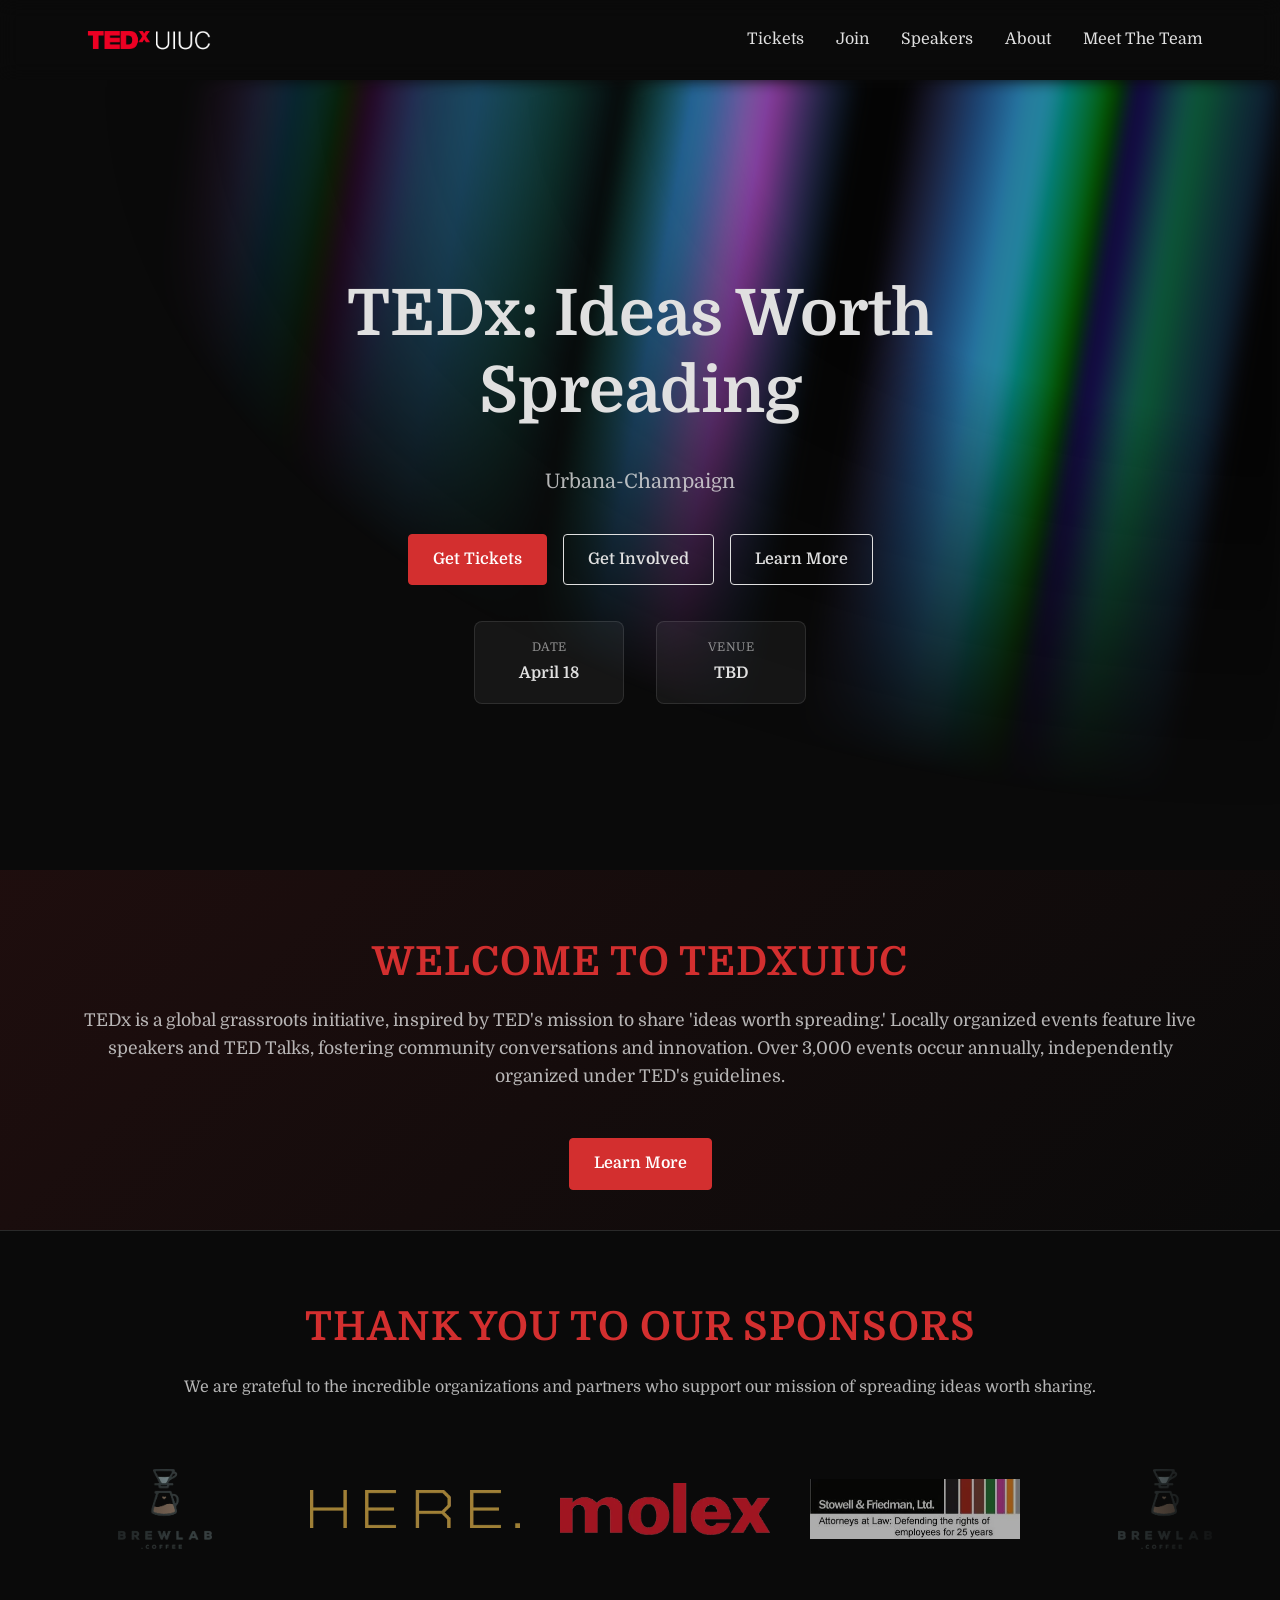
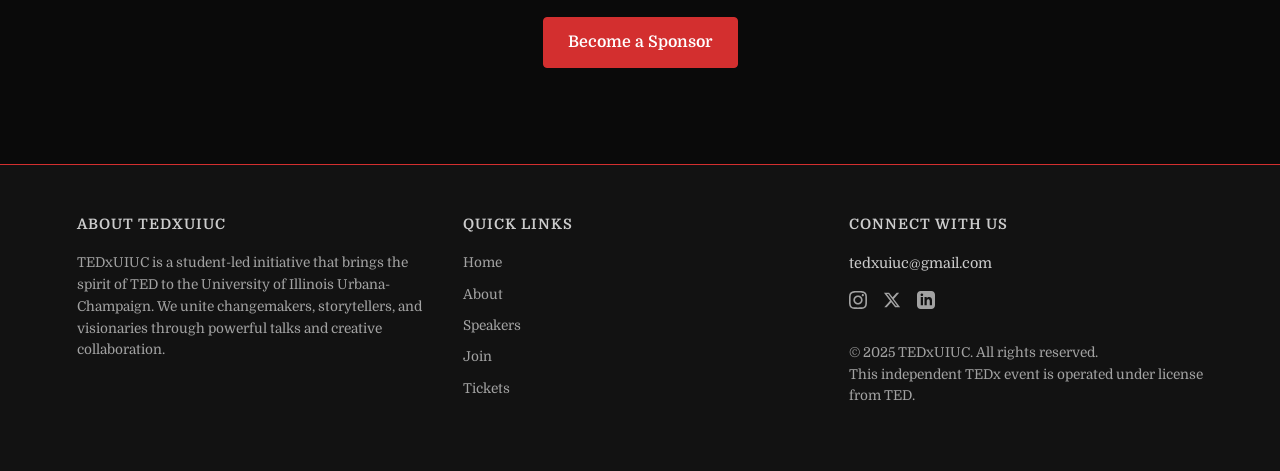
<file: index.html>
<!DOCTYPE html>
<html lang="en">
<head>
  <meta charset="UTF-8" />
  <meta name="viewport" content="width=device-width, initial-scale=1.0" />
  <title>TEDxUIUC</title>
  <link href="https://fonts.googleapis.com/css2?family=Domine:wght@400;700&display=swap" rel="stylesheet" />
  <link rel="stylesheet" href="styles.css" />
  <link rel="icon" href="favicontedx.ico" />
</head>
<body>

  <header class="header" id="home">
    <nav class="nav">
      <div class="nav-brand">
        <a href="index.html">
          <img src="assets/logo-placeholder.png" alt="TEDx logo" class="logo" />
        </a>
      </div>
      <button class="mobile-menu-btn" aria-label="Toggle navigation">
        <span></span>
        <span></span>
        <span></span>
      </button>
      <div class="nav-links">
        <a href="tickets.html">Tickets</a>
        <a href="join.html">Join</a>
        <a href="speakers.html">Speakers</a>
        <a href="about.html">About</a>
        <a href="meet_the_team.html">Meet The Team</a>
      </div>
    </nav>

    <section class='wrapper'>
      <div class='hero'>
      </div>
      <div class='content'>
        <h1 class='h1--scalingSize' data-text='TEDxUIUC: Ideas Worth Spreading'>TEDx: Ideas Worth Spreading</h1>
        <p>Urbana-Champaign</p>
        <div class="hero-actions">
          <a class="btn" href="tickets.html">Get Tickets</a>
          <a class="btn secondary" href="join.html">Get Involved</a>
          <a class="btn secondary" href="about.html">Learn More</a>
        </div>
        <div class="hero-info">
          <div class="info-item">
            <span>Date</span>
            <strong>April 18</strong>
          </div>
          <div class="info-item">
            <span>Venue</span>
            <strong>TBD</strong>
          </div>
        </div>
      </div>
    </section>
  </header>

  <main>
    <section class="tickets-hero-small">
      <h1 class="section-title">WELCOME TO TEDxUIUC</h1>
      <p class="section-intro">TEDx is a global grassroots initiative, inspired by TED's mission to share 'ideas worth spreading.' Locally organized events feature live speakers and TED Talks, fostering community conversations and innovation. Over 3,000 events occur annually, independently organized under TED's guidelines.</p>
      <div></div>
      <div class="welcome-buttons">
        <a class="btn" href="tickets.html">Learn More</a>
      </div>
    </section>

    
    <section id="sponsors">
      <h2 class="section-title">Thank You to Our Sponsors</h2>
      <p class="section-intro">We are grateful to the incredible organizations and partners who support our mission of spreading ideas worth sharing.</p>
      
      <div class="logo-slider">
        <div class="logo-slide-track">
          <!-- 8 Slides total (4 originals duplicated) -->
          <div class="slide"><img src="sponsors/BrewLab.webp" alt="BrewLab Logo" /></div>
          <div class="slide"><img src="sponsors/here.webp" alt="Here Logo" /></div>
          <div class="slide"><img src="sponsors/molex.webp" alt="Molex Logo" /></div>
          <div class="slide"><img src="sponsors/sandf.webp" alt="Sandf Logo" /></div>
          
          <!-- Duplicates for seamless looping -->
          <div class="slide"><img src="sponsors/BrewLab.webp" alt="BrewLab Logo" /></div>
          <div class="slide"><img src="sponsors/here.webp" alt="Here Logo" /></div>
          <div class="slide"><img src="sponsors/molex.webp" alt="Molex Logo" /></div>
          <div class="slide"><img src="sponsors/sandf.webp" alt="Sandf Logo" /></div>
        </div>
      </div>
      
      <div style="text-align: center; margin-top: 3rem; margin-bottom: 2rem;">
        <a href="mailto:tedxuiuc@gmail.com" class="btn">Become a Sponsor</a>
      </div>
    </section>

  </main>

  <footer>
    <div class="footer-content">
      <div class="footer-section">
        <h3>About TEDxUIUC</h3>
        <p>TEDxUIUC is a student-led initiative that brings the spirit of TED to the University of Illinois Urbana-Champaign. We unite changemakers, storytellers, and visionaries through powerful talks and creative collaboration.</p>
      </div>

      <div class="footer-section">
        <h3>Quick Links</h3>
        <div class="footer-links">
          <a href="index.html">Home</a>
          <a href="about.html">About</a>
          <a href="speakers.html">Speakers</a>
          <a href="join.html">Join</a>
          <a href="tickets.html">Tickets</a>
        </div>
      </div>

      <div class="footer-section">
        <h3>Connect With Us</h3>
        <a href="mailto:tedxuiuc@gmail.com" class="footer-email">tedxuiuc@gmail.com</a>
        <div class="social-links">
          <a href="https://instagram.com/tedxuiuc" target="_blank" aria-label="Instagram">
            <svg xmlns="http://www.w3.org/2000/svg" viewBox="0 0 24 24"><path d="M12 2.163c3.204 0 3.584.012 4.85.07 3.252.148 4.771 1.691 4.919 4.919.058 1.265.069 1.645.069 4.849 0 3.205-.012 3.584-.069 4.849-.149 3.225-1.664 4.771-4.919 4.919-1.266.058-1.644.07-4.85.07-3.204 0-3.584-.012-4.849-.07-3.26-.149-4.771-1.699-4.919-4.92-.058-1.265-.07-1.644-.07-4.849 0-3.204.013-3.583.07-4.849.149-3.227 1.664-4.771 4.919-4.919 1.266-.057 1.645-.069 4.849-.069zm0-2.163c-3.259 0-3.667.014-4.947.072-4.358.2-6.78 2.618-6.98 6.98-.059 1.281-.073 1.689-.073 4.948 0 3.259.014 3.668.072 4.948.2 4.358 2.618 6.78 6.98 6.98 1.281.058 1.689.072 4.948.072 3.259 0 3.668-.014 4.948-.072 4.354-.2 6.782-2.618 6.979-6.98.059-1.28.073-1.689.073-4.948 0-3.259-.014-3.667-.072-4.947-.196-4.354-2.617-6.78-6.979-6.98-1.281-.059-1.69-.073-4.949-.073zm0 5.838c-3.403 0-6.162 2.759-6.162 6.162s2.759 6.163 6.162 6.163 6.162-2.759 6.162-6.163c0-3.403-2.759-6.162-6.162-6.162zm0 10.162c-2.209 0-4-1.79-4-4 0-2.209 1.791-4 4-4s4 1.791 4 4c0 2.21-1.791 4-4 4zm6.406-11.845c-.796 0-1.441.645-1.441 1.44s.645 1.44 1.441 1.44c.795 0 1.439-.645 1.439-1.44s-.644-1.44-1.439-1.44z"/></svg>
          </a>
          <a href="https://twitter.com/tedxuiuc" target="_blank" aria-label="Twitter">
            <svg xmlns="http://www.w3.org/2000/svg" viewBox="0 0 24 24"><path d="M18.244 2.25h3.308l-7.227 8.26 8.502 11.24H16.17l-5.214-6.817L4.99 21.75H1.68l7.73-8.835L1.254 2.25H8.08l4.713 6.231zm-1.161 17.52h1.833L7.084 4.126H5.117z"/></svg>
          </a>
          <a href="https://linkedin.com/company/tedxuiuc" target="_blank" aria-label="LinkedIn">
            <svg xmlns="http://www.w3.org/2000/svg" viewBox="0 0 24 24"><path d="M19 0h-14c-2.761 0-5 2.239-5 5v14c0 2.761 2.239 5 5 5h14c2.762 0 5-2.239 5-5v-14c0-2.761-2.238-5-5-5zm-11 19h-3v-11h3v11zm-1.5-12.268c-.966 0-1.75-.79-1.75-1.764s.784-1.764 1.75-1.764 1.75.79 1.75 1.764-.783 1.764-1.75 1.764zm13.5 12.268h-3v-5.604c0-3.368-4-3.113-4 0v5.604h-3v-11h3v1.765c1.396-2.586 7-2.777 7 2.476v6.759z"/></svg>
          </a>
        </div>
        <p class="copyright">© 2025 TEDxUIUC. All rights reserved.<br>This independent TEDx event is operated under license from TED.</p>
      </div>
    </div>
  </footer>

  <script src="script.js"></script>
</body>
</html>
</file>
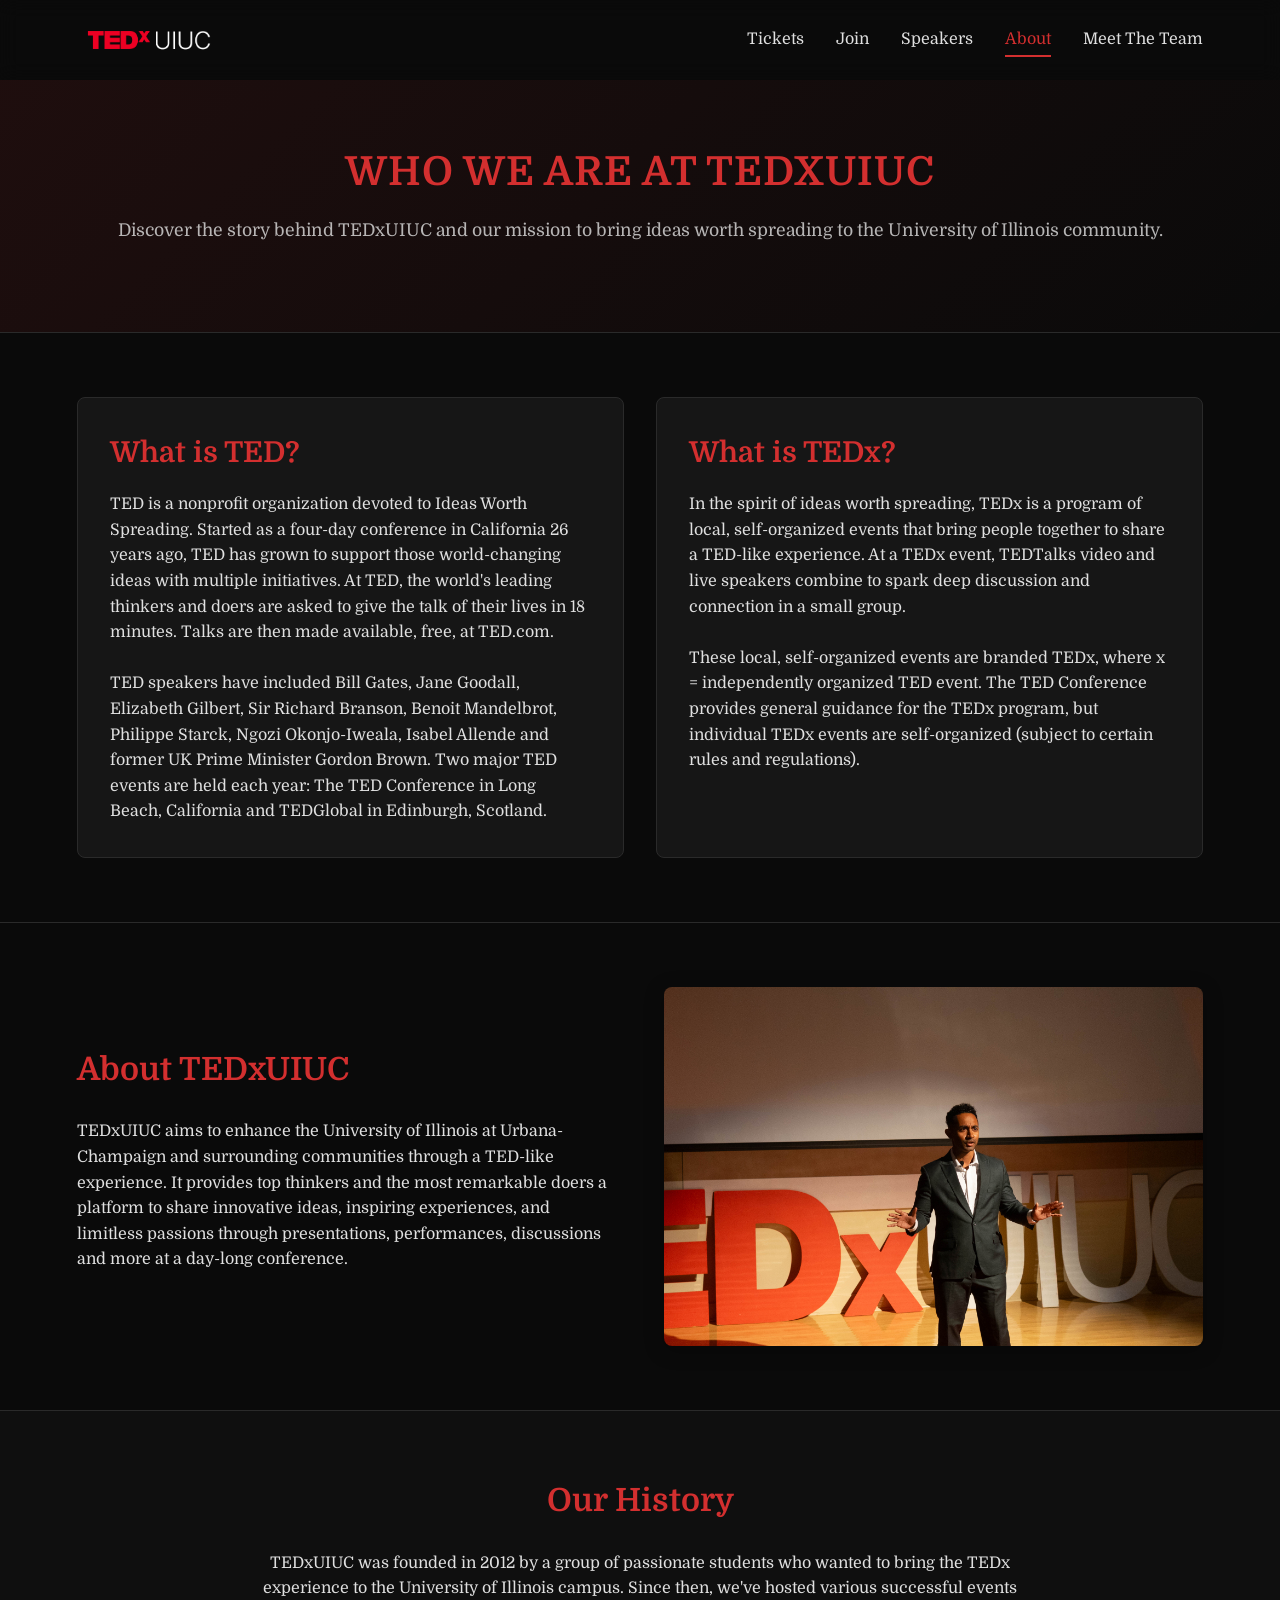
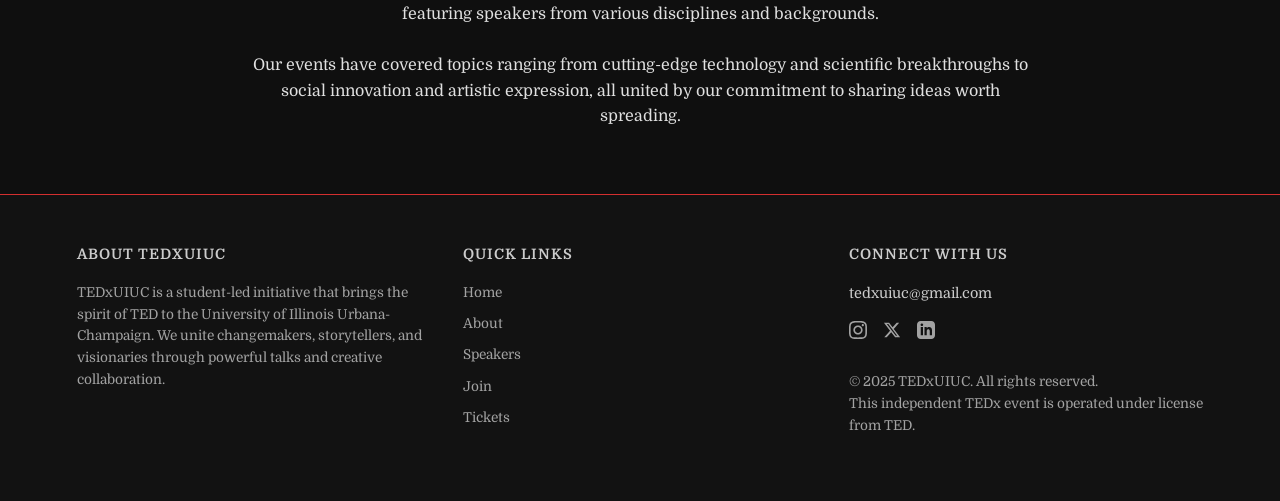
<file: about.html>
<!DOCTYPE html>
<html lang="en">
<head>
  <meta charset="UTF-8" />
  <meta name="viewport" content="width=device-width, initial-scale=1.0" />
  <title>About | TEDxUIUC</title>
  <link href="https://fonts.googleapis.com/css2?family=Domine:wght@400;700&display=swap" rel="stylesheet" />
  <link rel="stylesheet" href="styles.css" />
  <link rel="icon" href="favicontedx.ico" />
</head>
<body>

  <header class="header" id="home">
    <nav class="nav">
      <div class="nav-brand">
        <a href="index.html">
          <img src="assets/logo-placeholder.png" alt="TEDx logo" class="logo" />
        </a>
      </div>
      <button class="mobile-menu-btn" aria-label="Toggle navigation">
        <span></span>
        <span></span>
        <span></span>
      </button>
      <div class="nav-links">
        <a href="tickets.html">Tickets</a>
        <a href="join.html">Join</a>
        <a href="speakers.html">Speakers</a>
        <a href="about.html" class="active">About</a>
        <a href="meet_the_team.html">Meet The Team</a>
      </div>
    </nav>
  </header>

  <main class="about-page">
    <section class="tickets-hero-small">
      <h1 class="section-title">WHO WE ARE AT TEDxUIUC</h1>
      <p class="section-intro">Discover the story behind TEDxUIUC and our mission to bring ideas worth spreading to the University of Illinois community.</p>
    </section>

    <section class="about-ted-tedx">
      <div class="about-box">
        <h2>What is TED?</h2>
        <p>TED is a nonprofit organization devoted to Ideas Worth Spreading. Started as a four-day conference in California 26 years ago, TED has grown to support those world-changing ideas with multiple initiatives. At TED, the world's leading thinkers and doers are asked to give the talk of their lives in 18 minutes. Talks are then made available, free, at TED.com.</p>
        <br>
        <p>TED speakers have included Bill Gates, Jane Goodall, Elizabeth Gilbert, Sir Richard Branson, Benoit Mandelbrot, Philippe Starck, Ngozi Okonjo-Iweala, Isabel Allende and former UK Prime Minister Gordon Brown. Two major TED events are held each year: The TED Conference in Long Beach, California and TEDGlobal in Edinburgh, Scotland.</p>
      </div>
      <div class="about-box">
        <h2>What is TEDx?</h2>
        <p>In the spirit of ideas worth spreading, TEDx is a program of local, self-organized events that bring people together to share a TED-like experience. At a TEDx event, TEDTalks video and live speakers combine to spark deep discussion and connection in a small group.</p>
        <br>
        <p>These local, self-organized events are branded TEDx, where x = independently organized TED event. The TED Conference provides general guidance for the TEDx program, but individual TEDx events are self-organized (subject to certain rules and regulations).</p>
      </div>
    </section>

    <section class="about-tedxuiuc">
      <div class="about-content">
        <h2>About TEDxUIUC</h2>
        <p>TEDxUIUC aims to enhance the University of Illinois at Urbana-Champaign and surrounding communities through a TED-like experience. It provides top thinkers and the most remarkable doers a platform to share innovative ideas, inspiring experiences, and limitless passions through presentations, performances, discussions and more at a day-long conference.</p>
      </div>
      <div class="about-image">
        <img src="event.jpg" alt="TEDxUIUC Event" />
      </div>
    </section>

    <section class="our-history">
      <h2>Our History</h2>
      <p>TEDxUIUC was founded in 2012 by a group of passionate students who wanted to bring the TEDx experience to the University of Illinois campus. Since then, we've hosted various successful events featuring speakers from various disciplines and backgrounds.</p>
      <br>
      <p>Our events have covered topics ranging from cutting-edge technology and scientific breakthroughs to social innovation and artistic expression, all united by our commitment to sharing ideas worth spreading.</p>
    </section>
  </main>

  <footer>
    <div class="footer-content">
      <div class="footer-section">
        <h3>About TEDxUIUC</h3>
        <p>TEDxUIUC is a student-led initiative that brings the spirit of TED to the University of Illinois Urbana-Champaign. We unite changemakers, storytellers, and visionaries through powerful talks and creative collaboration.</p>
      </div>

      <div class="footer-section">
        <h3>Quick Links</h3>
        <div class="footer-links">
          <a href="index.html">Home</a>
          <a href="about.html">About</a>
          <a href="speakers.html">Speakers</a>
          <a href="join.html">Join</a>
          <a href="tickets.html">Tickets</a>
        </div>
      </div>

      <div class="footer-section">
        <h3>Connect With Us</h3>
        <a href="mailto:tedxuiuc@gmail.com" class="footer-email">tedxuiuc@gmail.com</a>
        <div class="social-links">
          <a href="https://instagram.com/tedxuiuc" target="_blank" aria-label="Instagram">
            <svg xmlns="http://www.w3.org/2000/svg" viewBox="0 0 24 24"><path d="M12 2.163c3.204 0 3.584.012 4.85.07 3.252.148 4.771 1.691 4.919 4.919.058 1.265.069 1.645.069 4.849 0 3.205-.012 3.584-.069 4.849-.149 3.225-1.664 4.771-4.919 4.919-1.266.058-1.644.07-4.85.07-3.204 0-3.584-.012-4.849-.07-3.26-.149-4.771-1.699-4.919-4.92-.058-1.265-.07-1.644-.07-4.849 0-3.204.013-3.583.07-4.849.149-3.227 1.664-4.771 4.919-4.919 1.266-.057 1.645-.069 4.849-.069zm0-2.163c-3.259 0-3.667.014-4.947.072-4.358.2-6.78 2.618-6.98 6.98-.059 1.281-.073 1.689-.073 4.948 0 3.259.014 3.668.072 4.948.2 4.358 2.618 6.78 6.98 6.98 1.281.058 1.689.072 4.948.072 3.259 0 3.668-.014 4.948-.072 4.354-.2 6.782-2.618 6.979-6.98.059-1.28.073-1.689.073-4.948 0-3.259-.014-3.667-.072-4.947-.196-4.354-2.617-6.78-6.979-6.98-1.281-.059-1.69-.073-4.949-.073zm0 5.838c-3.403 0-6.162 2.759-6.162 6.162s2.759 6.163 6.162 6.163 6.162-2.759 6.162-6.163c0-3.403-2.759-6.162-6.162-6.162zm0 10.162c-2.209 0-4-1.79-4-4 0-2.209 1.791-4 4-4s4 1.791 4 4c0 2.21-1.791 4-4 4zm6.406-11.845c-.796 0-1.441.645-1.441 1.44s.645 1.44 1.441 1.44c.795 0 1.439-.645 1.439-1.44s-.644-1.44-1.439-1.44z"/></svg>
          </a>
          <a href="https://twitter.com/tedxuiuc" target="_blank" aria-label="Twitter">
            <svg xmlns="http://www.w3.org/2000/svg" viewBox="0 0 24 24"><path d="M18.244 2.25h3.308l-7.227 8.26 8.502 11.24H16.17l-5.214-6.817L4.99 21.75H1.68l7.73-8.835L1.254 2.25H8.08l4.713 6.231zm-1.161 17.52h1.833L7.084 4.126H5.117z"/></svg>
          </a>
          <a href="https://linkedin.com/company/tedxuiuc" target="_blank" aria-label="LinkedIn">
            <svg xmlns="http://www.w3.org/2000/svg" viewBox="0 0 24 24"><path d="M19 0h-14c-2.761 0-5 2.239-5 5v14c0 2.761 2.239 5 5 5h14c2.762 0 5-2.239 5-5v-14c0-2.761-2.238-5-5-5zm-11 19h-3v-11h3v11zm-1.5-12.268c-.966 0-1.75-.79-1.75-1.764s.784-1.764 1.75-1.764 1.75.79 1.75 1.764-.783 1.764-1.75 1.764zm13.5 12.268h-3v-5.604c0-3.368-4-3.113-4 0v5.604h-3v-11h3v1.765c1.396-2.586 7-2.777 7 2.476v6.759z"/></svg>
          </a>
        </div>
        <p class="copyright">© 2025 TEDxUIUC. All rights reserved.<br>This independent TEDx event is operated under license from TED.</p>
      </div>
    </div>
  </footer>

  <script src="script.js"></script>
</body>
</html>
</file>
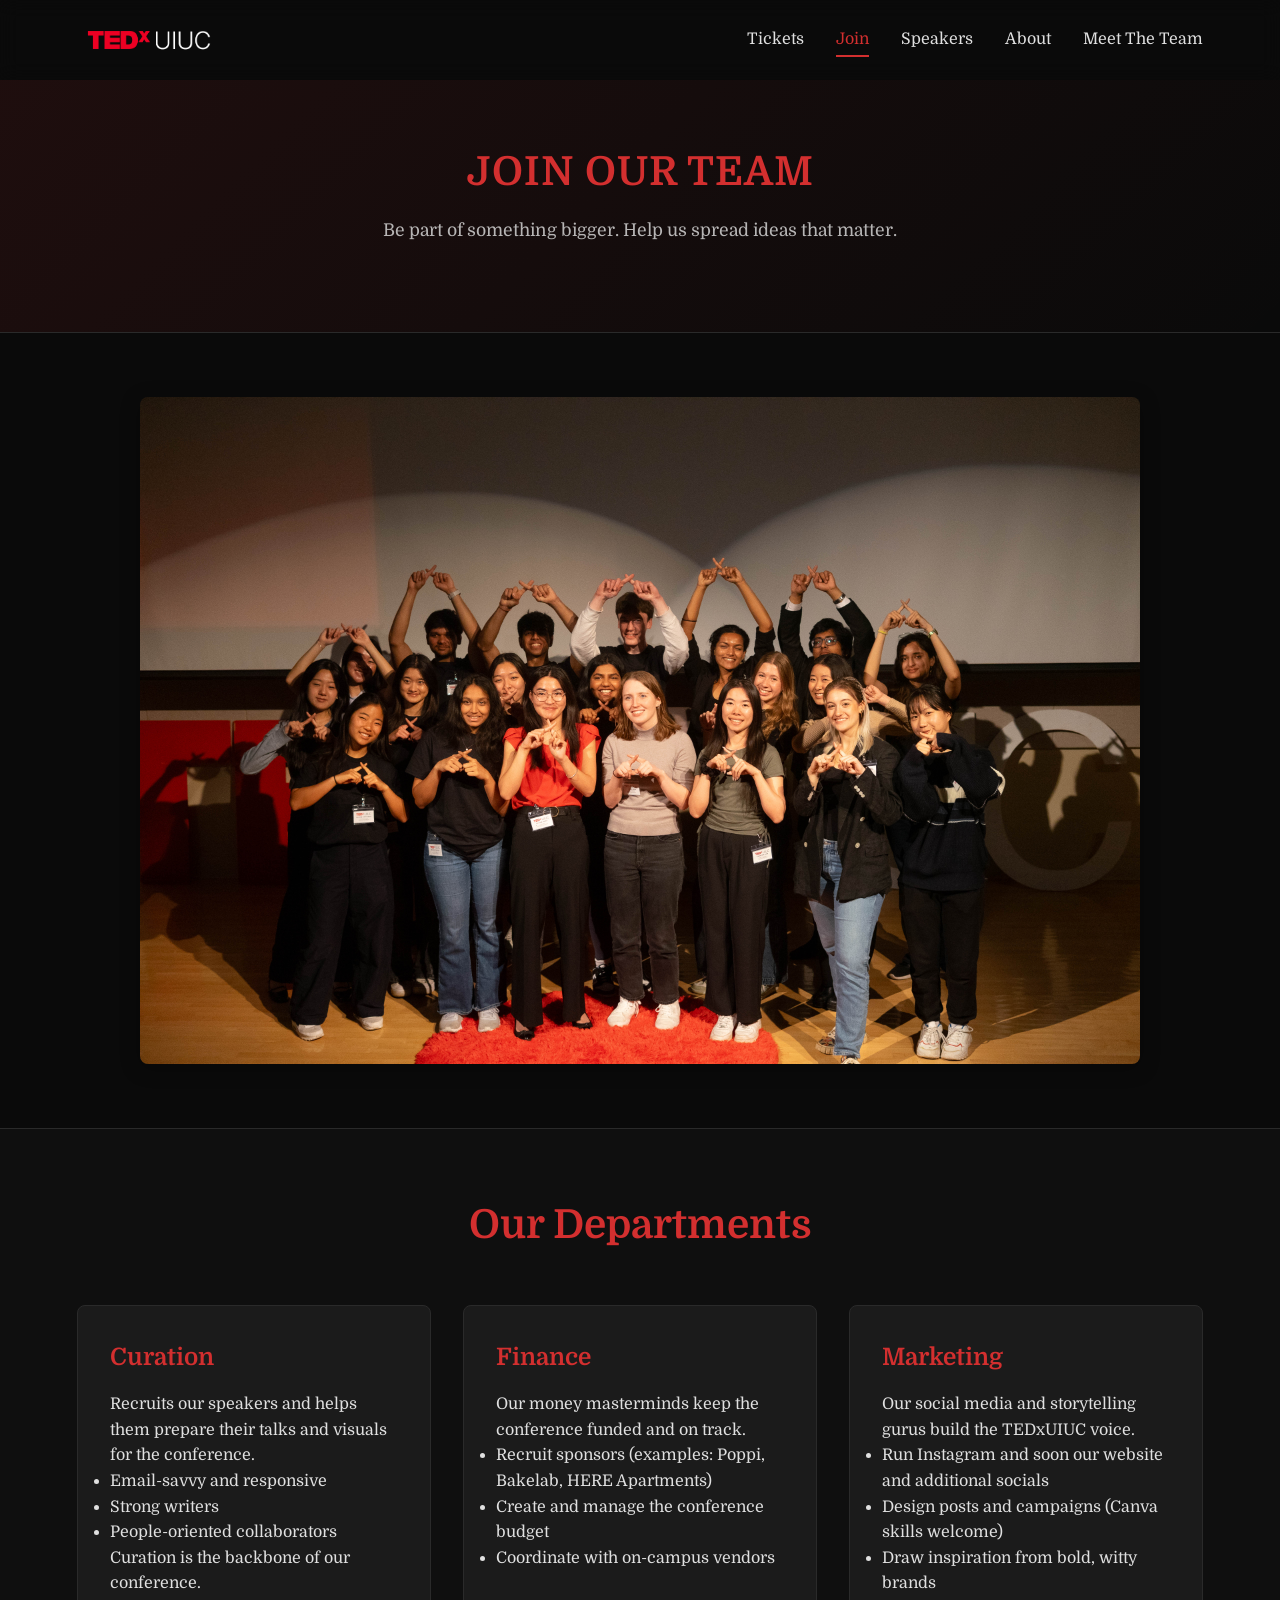
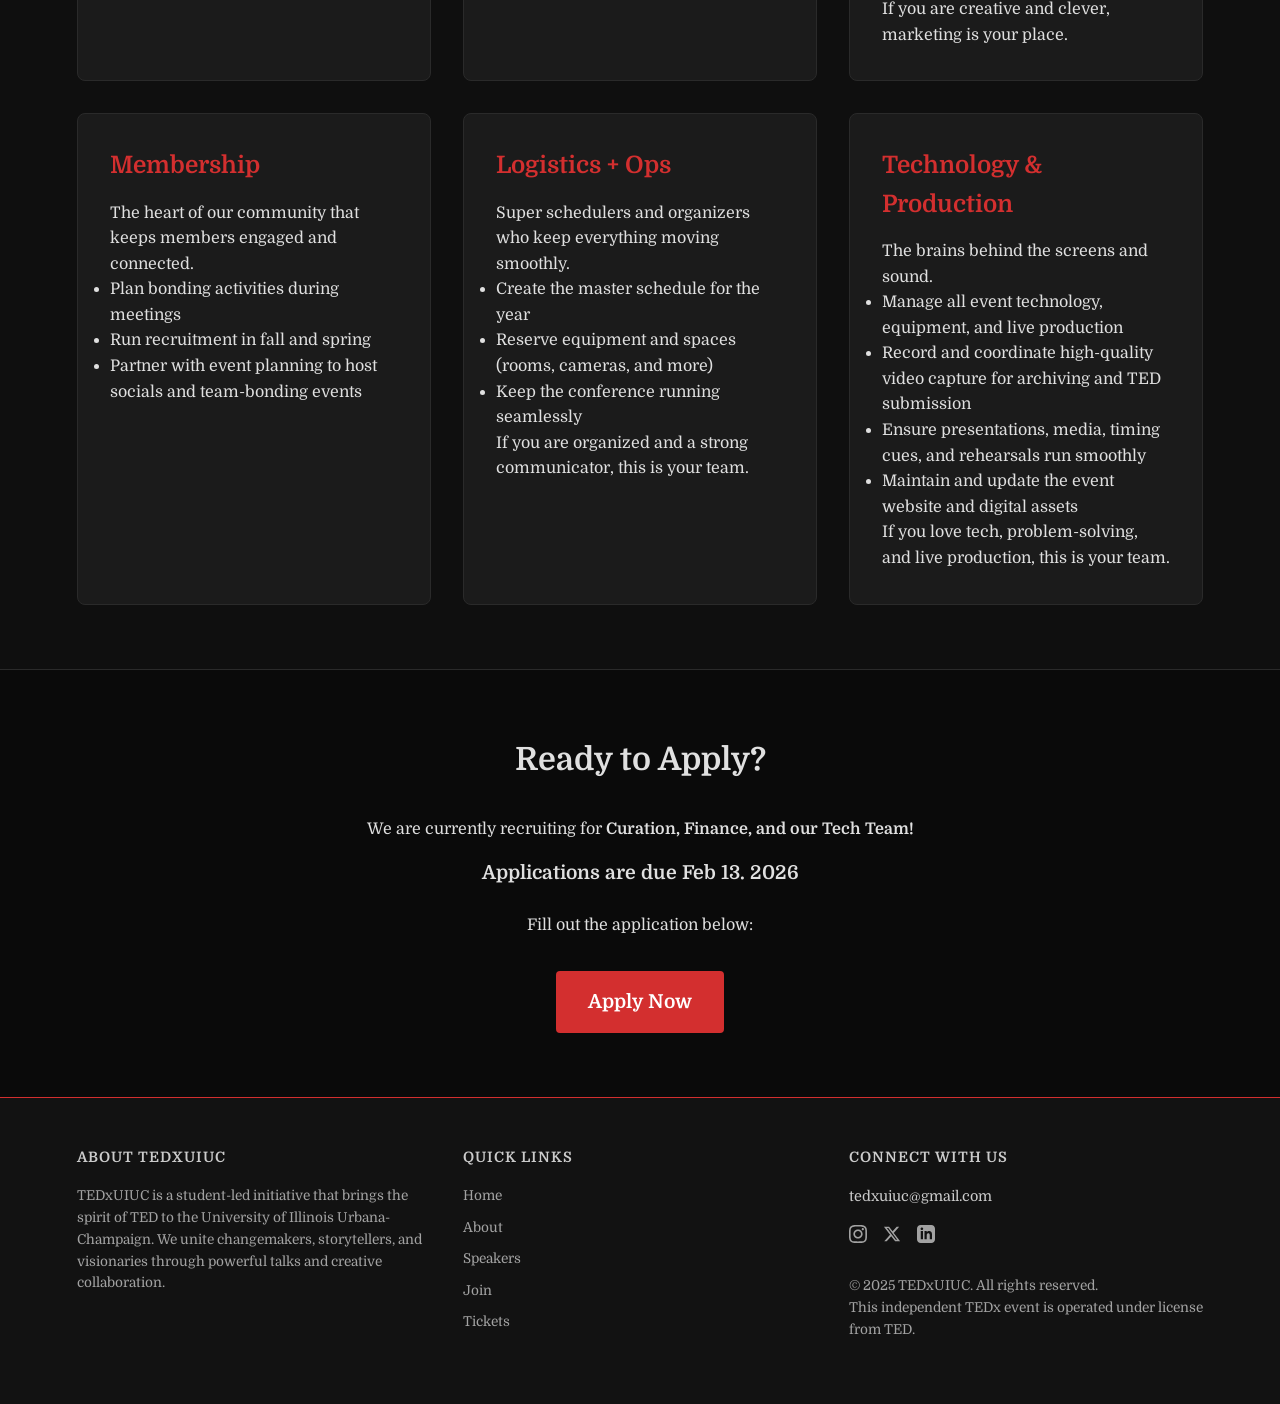
<file: join.html>
<!DOCTYPE html>
<html lang="en">
<head>
  <meta charset="UTF-8" />
  <meta name="viewport" content="width=device-width, initial-scale=1.0" />
  <title>Join Us | TEDxUIUC</title>
  <link href="https://fonts.googleapis.com/css2?family=Domine:wght@400;700&display=swap" rel="stylesheet" />
  <link rel="stylesheet" href="styles.css" />
  <link rel="icon" href="favicontedx.ico" />
</head>
<body>

  <header class="header" id="home">
    <nav class="nav">
      <div class="nav-brand">
        <a href="index.html">
          <img src="assets/logo-placeholder.png" alt="TEDx logo" class="logo" />
        </a>
      </div>
      <button class="mobile-menu-btn" aria-label="Toggle navigation">
        <span></span>
        <span></span>
        <span></span>
      </button>
      <div class="nav-links">
        <a href="tickets.html">Tickets</a>
        <a href="join.html" class="active">Join</a>
        <a href="speakers.html">Speakers</a>
        <a href="about.html">About</a>
        <a href="meet_the_team.html">Meet The Team</a>
      </div>
    </nav>
  </header>

  <main class="join-page">
    <section class="tickets-hero-small">
      <h1>JOIN OUR TEAM</h1>
      <p>Be part of something bigger. Help us spread ideas that matter.</p>
    </section>

    <section class="join-hero">
      <img src="team2.jpg" alt="TEDxUIUC Team Group Photo" />
    </section>

    <section class="join-teams">
      <h2>Our Departments</h2>
      <div class="join-grid">
        <div class="join-box">
          <h3>Curation</h3>
          <p>Recruits our speakers and helps them prepare their talks and visuals for the conference.</p>
          <ul>
            <li>Email-savvy and responsive</li>
            <li>Strong writers</li>
            <li>People-oriented collaborators</li>
          </ul>
          <p>Curation is the backbone of our conference.</p>
        </div>
        <div class="join-box">
          <h3>Finance</h3>
          <p>Our money masterminds keep the conference funded and on track.</p>
          <ul>
            <li>Recruit sponsors (examples: Poppi, Bakelab, HERE Apartments)</li>
            <li>Create and manage the conference budget</li>
            <li>Coordinate with on-campus vendors</li>
          </ul>
        </div>
        <div class="join-box">
          <h3>Marketing</h3>
          <p>Our social media and storytelling gurus build the TEDxUIUC voice.</p>
          <ul>
            <li>Run Instagram and soon our website and additional socials</li>
            <li>Design posts and campaigns (Canva skills welcome)</li>
            <li>Draw inspiration from bold, witty brands</li>
          </ul>
          <p>If you are creative and clever, marketing is your place.</p>
        </div>
        <div class="join-box">
          <h3>Membership</h3>
          <p>The heart of our community that keeps members engaged and connected.</p>
          <ul>
            <li>Plan bonding activities during meetings</li>
            <li>Run recruitment in fall and spring</li>
            <li>Partner with event planning to host socials and team-bonding events</li>
          </ul>
        </div>
        <div class="join-box">
          <h3>Logistics + Ops</h3>
          <p>Super schedulers and organizers who keep everything moving smoothly.</p>
          <ul>
            <li>Create the master schedule for the year</li>
            <li>Reserve equipment and spaces (rooms, cameras, and more)</li>
            <li>Keep the conference running seamlessly</li>
          </ul>
          <p>If you are organized and a strong communicator, this is your team.</p>
        </div>
        <div class="join-box">
          <h3>Technology & Production</h3>
          <p>The brains behind the screens and sound.</p>
          <ul>
            <li>Manage all event technology, equipment, and live production</li>
            <li>Record and coordinate high-quality video capture for archiving and TED submission</li>
            <li>Ensure presentations, media, timing cues, and rehearsals run smoothly</li>
            <li>Maintain and update the event website and digital assets</li>
          </ul>
          <p>If you love tech, problem-solving, and live production, this is your team.</p>
        </div>
      </div>
    </section>

    <section class="join-action">
      <h2>Ready to Apply?</h2>
      <div style="max-width: 600px; margin: 0 auto 2rem; color: var(--text-light);">
        <p style="margin-bottom: 1rem;">We are currently recruiting for <strong>Curation, Finance, and our Tech Team!</strong></p>
        <p style="font-size: 1.2rem; margin-bottom: 1.5rem; color: var(--primary-color); font-weight: bold;">Applications are due Feb 13. 2026</p>
        <p>Fill out the application below:</p>
      </div>
      <a href="https://docs.google.com/forms/d/e/1FAIpQLSfGVhLOswgUBefqU9ooNM57pWmJy4oMe2mgnDkRYsWDpGYAgg/viewform?usp=publish-editor" target="_blank" class="btn-large">Apply Now</a>
    </section>
  </main>

  <footer>
    <div class="footer-content">
      <div class="footer-section">
        <h3>About TEDxUIUC</h3>
        <p>TEDxUIUC is a student-led initiative that brings the spirit of TED to the University of Illinois Urbana-Champaign. We unite changemakers, storytellers, and visionaries through powerful talks and creative collaboration.</p>
      </div>

      <div class="footer-section">
        <h3>Quick Links</h3>
        <div class="footer-links">
          <a href="index.html">Home</a>
          <a href="about.html">About</a>
          <a href="speakers.html">Speakers</a>
          <a href="join.html">Join</a>
          <a href="tickets.html">Tickets</a>
        </div>
      </div>

      <div class="footer-section">
        <h3>Connect With Us</h3>
        <a href="mailto:tedxuiuc@gmail.com" class="footer-email">tedxuiuc@gmail.com</a>
        <div class="social-links">
          <a href="https://instagram.com/tedxuiuc" target="_blank" aria-label="Instagram">
            <svg xmlns="http://www.w3.org/2000/svg" viewBox="0 0 24 24"><path d="M12 2.163c3.204 0 3.584.012 4.85.07 3.252.148 4.771 1.691 4.919 4.919.058 1.265.069 1.645.069 4.849 0 3.205-.012 3.584-.069 4.849-.149 3.225-1.664 4.771-4.919 4.919-1.266.058-1.644.07-4.85.07-3.204 0-3.584-.012-4.849-.07-3.26-.149-4.771-1.699-4.919-4.92-.058-1.265-.07-1.644-.07-4.849 0-3.204.013-3.583.07-4.849.149-3.227 1.664-4.771 4.919-4.919 1.266-.057 1.645-.069 4.849-.069zm0-2.163c-3.259 0-3.667.014-4.947.072-4.358.2-6.78 2.618-6.98 6.98-.059 1.281-.073 1.689-.073 4.948 0 3.259.014 3.668.072 4.948.2 4.358 2.618 6.78 6.98 6.98 1.281.058 1.689.072 4.948.072 3.259 0 3.668-.014 4.948-.072 4.354-.2 6.782-2.618 6.979-6.98.059-1.28.073-1.689.073-4.948 0-3.259-.014-3.667-.072-4.947-.196-4.354-2.617-6.78-6.979-6.98-1.281-.059-1.69-.073-4.949-.073zm0 5.838c-3.403 0-6.162 2.759-6.162 6.162s2.759 6.163 6.162 6.163 6.162-2.759 6.162-6.163c0-3.403-2.759-6.162-6.162-6.162zm0 10.162c-2.209 0-4-1.79-4-4 0-2.209 1.791-4 4-4s4 1.791 4 4c0 2.21-1.791 4-4 4zm6.406-11.845c-.796 0-1.441.645-1.441 1.44s.645 1.44 1.441 1.44c.795 0 1.439-.645 1.439-1.44s-.644-1.44-1.439-1.44z"/></svg>
          </a>
          <a href="https://twitter.com/tedxuiuc" target="_blank" aria-label="Twitter">
            <svg xmlns="http://www.w3.org/2000/svg" viewBox="0 0 24 24"><path d="M18.244 2.25h3.308l-7.227 8.26 8.502 11.24H16.17l-5.214-6.817L4.99 21.75H1.68l7.73-8.835L1.254 2.25H8.08l4.713 6.231zm-1.161 17.52h1.833L7.084 4.126H5.117z"/></svg>
          </a>
          <a href="https://linkedin.com/company/tedxuiuc" target="_blank" aria-label="LinkedIn">
            <svg xmlns="http://www.w3.org/2000/svg" viewBox="0 0 24 24"><path d="M19 0h-14c-2.761 0-5 2.239-5 5v14c0 2.761 2.239 5 5 5h14c2.762 0 5-2.239 5-5v-14c0-2.761-2.238-5-5-5zm-11 19h-3v-11h3v11zm-1.5-12.268c-.966 0-1.75-.79-1.75-1.764s.784-1.764 1.75-1.764 1.75.79 1.75 1.764-.783 1.764-1.75 1.764zm13.5 12.268h-3v-5.604c0-3.368-4-3.113-4 0v5.604h-3v-11h3v1.765c1.396-2.586 7-2.777 7 2.476v6.759z"/></svg>
          </a>
        </div>
        <p class="copyright">© 2025 TEDxUIUC. All rights reserved.<br>This independent TEDx event is operated under license from TED.</p>
      </div>
    </div>
  </footer>

  <script src="script.js"></script>
</body>
</html>
</file>
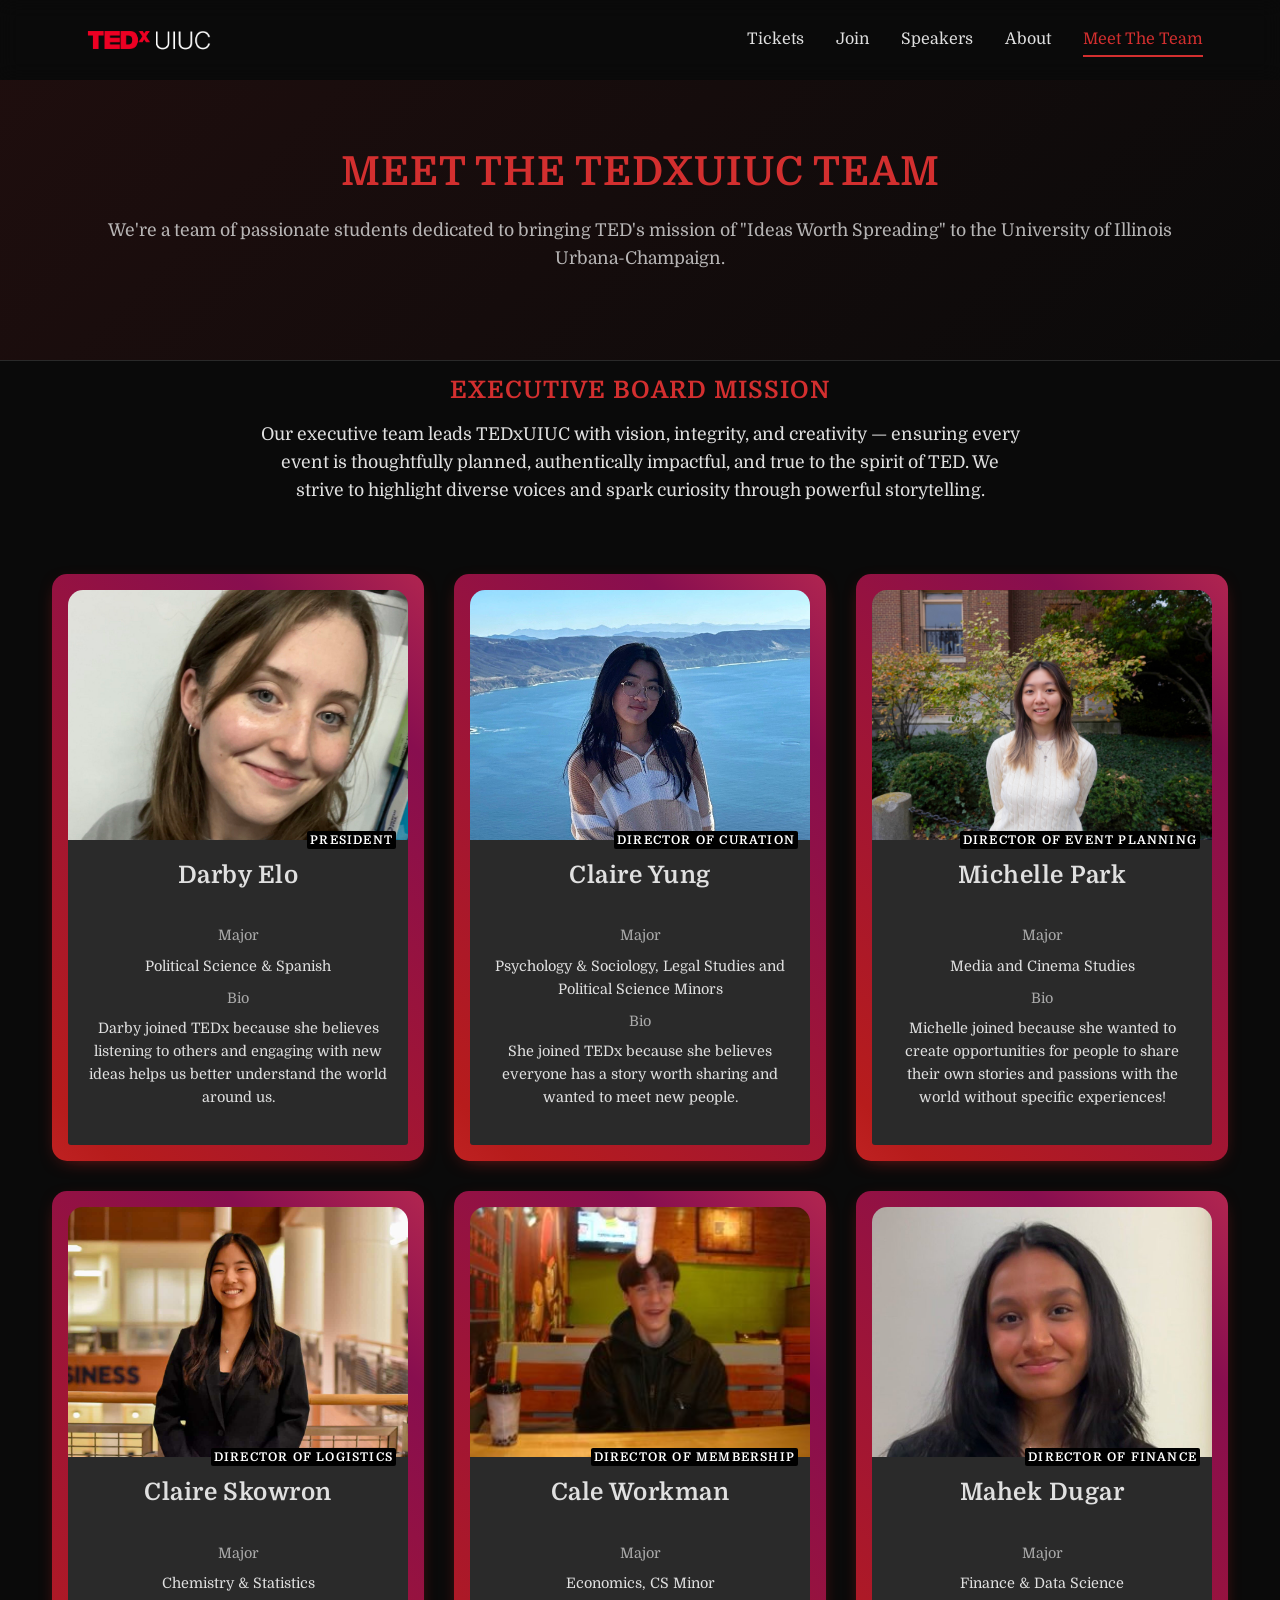
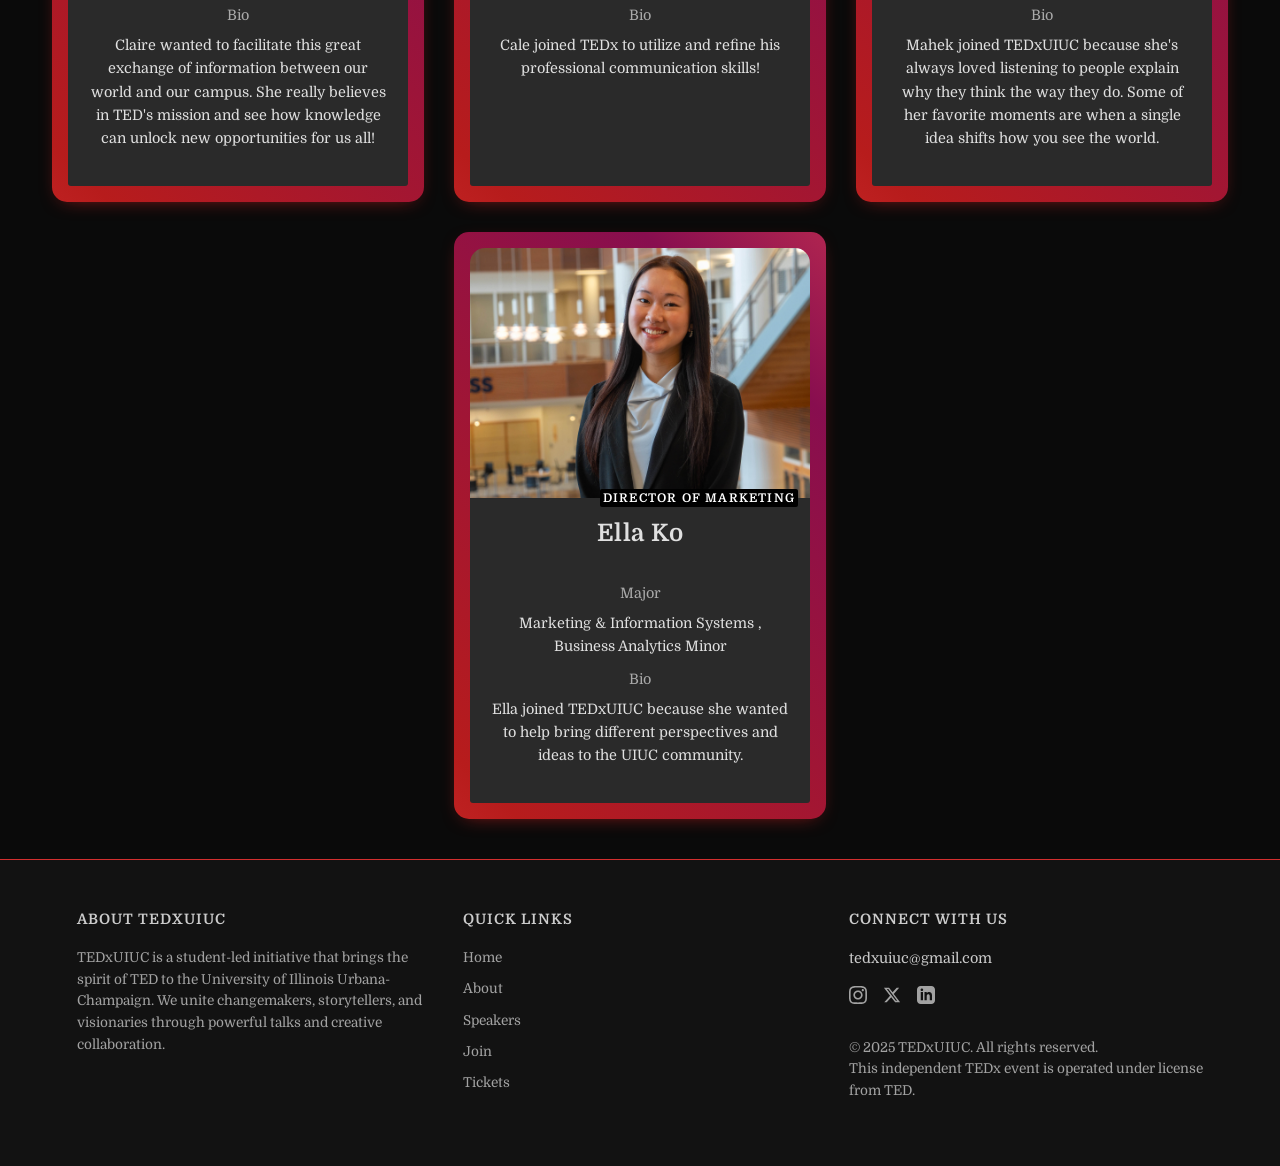
<file: meet_the_team.html>
<!DOCTYPE html>
<html lang="en">
<head>
  <meta charset="UTF-8" />
  <meta name="viewport" content="width=device-width, initial-scale=1.0" />
  <title>Team | TEDxUIUC</title>
  <link href="https://fonts.googleapis.com/css2?family=Domine:wght@400;700&display=swap" rel="stylesheet" />
  <link rel="stylesheet" href="styles.css" />
  <link rel="icon" href="favicontedx.ico" />
</head>
<body>

  <header class="header" id="home">
    <nav class="nav">
      <div class="nav-brand">
        <a href="index.html">
          <img src="assets/logo-placeholder.png" alt="TEDx logo" class="logo" />
        </a>
      </div>
      <button class="mobile-menu-btn" aria-label="Toggle navigation">
        <span></span>
        <span></span>
        <span></span>
      </button>
      <div class="nav-links">
        <a href="tickets.html">Tickets</a>
        <a href="join.html">Join</a>
        <a href="speakers.html">Speakers</a>
        <a href="about.html">About</a>
        <a href="meet_the_team.html" class="active">Meet The Team</a>
      </div>
    </nav>
  </header>

  <main class="speakers-page">
    <section class="tickets-hero-small">
      <h1>MEET THE TEDxUIUC TEAM</h1>
      <p>We're a team of passionate students dedicated to bringing TED's mission of "Ideas Worth Spreading" to the University of Illinois Urbana-Champaign.</p>
    </section>
    <section class="mission-statement">
      <h3>Executive Board Mission</h3>
      <p>Our executive team leads TEDxUIUC with vision, integrity, and creativity — ensuring every event is thoughtfully planned, authentically impactful, and true to the spirit of TED. We strive to highlight diverse voices and spark curiosity through powerful storytelling.</p>
    </section>

    
    <div id="cards">
      <!-- Cards will be injected here by JS -->
    </div>
  </main>

  <footer>
    <div class="footer-content">
      <div class="footer-section">
        <h3>About TEDxUIUC</h3>
        <p>TEDxUIUC is a student-led initiative that brings the spirit of TED to the University of Illinois Urbana-Champaign. We unite changemakers, storytellers, and visionaries through powerful talks and creative collaboration.</p>
      </div>

      <div class="footer-section">
        <h3>Quick Links</h3>
        <div class="footer-links">
          <a href="index.html">Home</a>
          <a href="about.html">About</a>
          <a href="speakers.html">Speakers</a>
          <a href="join.html">Join</a>
          <a href="tickets.html">Tickets</a>
        </div>
      </div>

      <div class="footer-section">
        <h3>Connect With Us</h3>
        <a href="mailto:tedxuiuc@gmail.com" class="footer-email">tedxuiuc@gmail.com</a>
        <div class="social-links">
          <a href="https://instagram.com/tedxuiuc" target="_blank" aria-label="Instagram">
            <svg xmlns="http://www.w3.org/2000/svg" viewBox="0 0 24 24"><path d="M12 2.163c3.204 0 3.584.012 4.85.07 3.252.148 4.771 1.691 4.919 4.919.058 1.265.069 1.645.069 4.849 0 3.205-.012 3.584-.069 4.849-.149 3.225-1.664 4.771-4.919 4.919-1.266.058-1.644.07-4.85.07-3.204 0-3.584-.012-4.849-.07-3.26-.149-4.771-1.699-4.919-4.92-.058-1.265-.07-1.644-.07-4.849 0-3.204.013-3.583.07-4.849.149-3.227 1.664-4.771 4.919-4.919 1.266-.057 1.645-.069 4.849-.069zm0-2.163c-3.259 0-3.667.014-4.947.072-4.358.2-6.78 2.618-6.98 6.98-.059 1.281-.073 1.689-.073 4.948 0 3.259.014 3.668.072 4.948.2 4.358 2.618 6.78 6.98 6.98 1.281.058 1.689.072 4.948.072 3.259 0 3.668-.014 4.948-.072 4.354-.2 6.782-2.618 6.979-6.98.059-1.28.073-1.689.073-4.948 0-3.259-.014-3.667-.072-4.947-.196-4.354-2.617-6.78-6.979-6.98-1.281-.059-1.69-.073-4.949-.073zm0 5.838c-3.403 0-6.162 2.759-6.162 6.162s2.759 6.163 6.162 6.163 6.162-2.759 6.162-6.163c0-3.403-2.759-6.162-6.162-6.162zm0 10.162c-2.209 0-4-1.79-4-4 0-2.209 1.791-4 4-4s4 1.791 4 4c0 2.21-1.791 4-4 4zm6.406-11.845c-.796 0-1.441.645-1.441 1.44s.645 1.44 1.441 1.44c.795 0 1.439-.645 1.439-1.44s-.644-1.44-1.439-1.44z"/></svg>
          </a>
          <a href="https://twitter.com/tedxuiuc" target="_blank" aria-label="Twitter">
            <svg xmlns="http://www.w3.org/2000/svg" viewBox="0 0 24 24"><path d="M18.244 2.25h3.308l-7.227 8.26 8.502 11.24H16.17l-5.214-6.817L4.99 21.75H1.68l7.73-8.835L1.254 2.25H8.08l4.713 6.231zm-1.161 17.52h1.833L7.084 4.126H5.117z"/></svg>
          </a>
          <a href="https://linkedin.com/company/tedxuiuc" target="_blank" aria-label="LinkedIn">
            <svg xmlns="http://www.w3.org/2000/svg" viewBox="0 0 24 24"><path d="M19 0h-14c-2.761 0-5 2.239-5 5v14c0 2.761 2.239 5 5 5h14c2.762 0 5-2.239 5-5v-14c0-2.761-2.238-5-5-5zm-11 19h-3v-11h3v11zm-1.5-12.268c-.966 0-1.75-.79-1.75-1.764s.784-1.764 1.75-1.764 1.75.79 1.75 1.764-.783 1.764-1.75 1.764zm13.5 12.268h-3v-5.604c0-3.368-4-3.113-4 0v5.604h-3v-11h3v1.765c1.396-2.586 7-2.777 7 2.476v6.759z"/></svg>
          </a>
        </div>
        <p class="copyright">© 2025 TEDxUIUC. All rights reserved.<br>This independent TEDx event is operated under license from TED.</p>
      </div>
    </div>
  </footer>

  <script>
    const speakers = [
      {
        name: "Darby Elo",
        imageAddress: "exec images/darby.jpg",
        type: "President",
        role: "Political Science & Spanish",
        topic: "Darby joined TEDx because she believes listening to others and engaging with new ideas helps us better understand the world around us.",
        objectPosition: "top",
      },
      {
        name: "Claire Yung",
        imageAddress: "exec images/clairey.jpg",
        type: "Director of Curation",
        role: "Psychology & Sociology, Legal Studies and Political Science Minors",
        topic: "She joined TEDx because she believes everyone has a story worth sharing and wanted to meet new people.",
        objectPosition: "top",
      },
      {
        name: "Michelle Park",
        imageAddress: "exec images/michelle.jpg",
        type: "Director of Event Planning",
        role: "Media and Cinema Studies",
        topic: "Michelle joined because she wanted to create opportunities for people to share their own stories and passions with the world without specific experiences!",
      },
       {
        name: "Claire Skowron",
        imageAddress: "exec images/claires.jpg",
        type: "Director of Logistics",
        role: "Chemistry & Statistics",
        topic: "Claire wanted to facilitate this great exchange of information between our world and our campus. She really believes in TED's mission and see how knowledge can unlock new opportunities for us all!",
      },
      {
        name: "Cale Workman",
        imageAddress: "exec images/cale.jpg",
        type: "Director of Membership",
        role: "Economics, CS Minor",
        topic: "Cale joined TEDx to utilize and refine his professional communication skills!",
      },
      {
        name: "Mahek Dugar",
        imageAddress: "exec images/mahek.jpg",
        type: "Director of Finance",
        role: "Finance & Data Science",
        topic: "Mahek joined TEDxUIUC because she's always loved listening to people explain why they think the way they do. Some of her favorite moments are when a single idea shifts how you see the world.",
        objectPosition: "center 20%",
      },
      {
        name: "Ella Ko",
        imageAddress: "exec images/ella.jpg",
        type: "Director of Marketing",
        role: "Marketing & Information Systems , Business Analytics Minor",
        topic: "Ella joined TEDxUIUC because she wanted to help bring different perspectives and ideas to the UIUC community.",
        objectPosition: "center",
      }
    ];

    const container = document.getElementById("cards");

    speakers.forEach(speaker => {
      const html = `
        <figure class="card">
          <div class="card__image-container">
            <img src="${speaker.imageAddress}" alt="${speaker.name}" class="card__image" style="object-position: ${speaker.objectPosition || 'center'}">   
          </div>
          
          <figcaption class="card__caption">
            <h1 class="card__name">${speaker.name}</h1>

            <h3 class="card__type">
              ${speaker.type}
            </h3>

            <table class="card__stats">
              <tbody>
                <tr>
                  <th>Major</th>
                  <td>${speaker.role}</td>
                </tr>
                <tr>
                  <th>Bio</th>
                  <td>${speaker.topic}</td>
                </tr>
              </tbody>
            </table>
          </figcaption>
        </figure>
      `;
      container.insertAdjacentHTML("beforeend", html);
    });
  </script>
  <script src="script.js"></script>
</body>
</html>
</file>
<file: styles.css>
/*houdini*/
@property --blink-opacity {
  syntax: "<number>";
  inherits: false;
  initial-value: 1;
}

@keyframes blink-animation {
  0%,
  100% {
    opacity: var(--blink-opacity, 1);
  }
  50% {
    opacity: 0;
  }
}
/*houdini*/

* {
  box-sizing: border-box;
  margin: 0;
  padding: 0;
}

:root {
  --stripe-color: #000;
  --bg-dark: #0a0a0a;
  --text-light: #e0e0e0;
  --text-dark: #1a1a1a;
  --border-light: #2a2a2a;
  --tedx-red: #d32f2f;
}

body {
  font-family: "Domine", serif;
  width: 100%;
  min-height: 100vh;
  background: var(--bg-dark);
  color: var(--text-light);
  line-height: 1.6;
  overflow-x: hidden;
}

a {
  color: var(--tedx-red);
  text-decoration: none;
  transition: color 0.2s;
}

a:hover {
  color: #ff5252;
  text-decoration: none;
}

img {
  display: block;
  max-width: 100%;
}

/* Header */
.header {
  position: relative;
  width: 100%;
}

.nav {
  position: relative;
  z-index: 100;
  display: flex;
  justify-content: space-between;
  align-items: center;
  padding: 20px 6vw;
  max-width: 1400px;
  margin: 0 auto;
  background: rgba(10, 10, 10, 0.8);
  backdrop-filter: blur(10px);
}

.nav-brand {
  display: flex;
  gap: 12px;
  align-items: center;
  font-size: 18px;
  font-weight: 700;
}

.logo {
  height: 40px;
  width: auto;
  object-fit: contain;
}

.nav-links {
  display: flex;
  gap: 32px;
}

.nav-links a {
  color: var(--text-light);
  transition: color 0.2s;
}

.nav-links a:hover {
  color: var(--tedx-red);
  text-decoration: none;
}

/* Hero Background Animation */
@keyframes smoothBg {
  from {
    background-position: 0% 50%, 50% 50%;
  }
  to {
    background-position: 300% 50%, 350% 50%;
  }
}

.wrapper {
  width: 100%;
  position: relative;
  min-height: 70vh;
  overflow: hidden;
  contain: layout style paint;
}

.hero {
  position: absolute;
  inset: 0;
  width: 100%;
  height: 100%;
  --stripes: repeating-linear-gradient(
    100deg,
    var(--stripe-color) 0%,
    var(--stripe-color) 7%,
    transparent 10%,
    transparent 12%,
    var(--stripe-color) 16%
  );
  --rainbow: repeating-linear-gradient(
    100deg,
    #60a5fa 10%,
    #e879f9 15%,
    #60a5fa 20%,
    #5eead4 25%,
    #60a5fa 30%
  );
  background-image: var(--stripes), var(--rainbow);
  background-size: 300%, 200%;
  background-position: 50% 50%, 50% 50%;
  filter: blur(8px) opacity(0.6) saturate(150%);
  mask-image: radial-gradient(ellipse at 100% 0%, black 30%, transparent 65%);
  -webkit-mask-image: radial-gradient(ellipse at 100% 0%, black 30%, transparent 65%);
  will-change: filter;
  transform: translateZ(0);
  backface-visibility: hidden;
  perspective: 1000px;
}

.hero::after {
  content: "";
  position: absolute;
  inset: 0;
  background-image: var(--stripes), var(--rainbow);
  background-size: 200%, 100%;
  animation: smoothBg 60s linear infinite;
  mix-blend-mode: difference;
  will-change: background-position;
  transform: translateZ(0);
  backface-visibility: hidden;
}

:has(#switch:checked) {
  --stripe-color: #fff;
}

:has(#switch:checked) .hero,
:has(#switch:checked) .hero::after {
  filter: blur(8px) opacity(0.8) saturate(200%);
  transition: filter 0.6s ease-out;
}

.content {
  position: relative;
  z-index: 10;
  width: 100%;
  height: 100%;
  min-height: 70vh;
  display: flex;
  flex-direction: column;
  justify-content: center;
  align-items: center;
  gap: clamp(24px, 4vh, 40px);
  text-align: center;
  padding: 30px 6vw 0;
  max-width: 1400px;
  margin: 0 auto;
  transform: translateZ(0);
}

.h1--scalingSize {
  font-size: clamp(32px, 6vw, 64px);
  line-height: 1.2;
  margin-bottom: 0;
  max-width: 900px;
  font-weight: 700;
  color: var(--text-light);
}

.content > p {
  font-size: clamp(16px, 2vw, 20px);
  color: rgba(224, 224, 224, 0.8);
  margin: 0;
  max-width: 700px;
}

.hero-actions {
  display: flex;
  flex-wrap: wrap;
  gap: 16px;
  justify-content: center;
  margin: 0;
}

#switch {
  appearance: none;
  -webkit-appearance: none;
  position: absolute;
  opacity: 0;
  pointer-events: none;
}

[for="switch"] {
  display: inline-flex;
  align-items: center;
  gap: 8px;
  cursor: pointer;
  transition: 0.2s ease;
  padding: 8px 16px;
  border-radius: 4px;
  font-size: 14px;
  background: rgba(255, 255, 255, 0.05);
  border: 1px solid rgba(255, 255, 255, 0.1);
}

[for="switch"]:hover {
  background: rgba(255, 255, 255, 0.1);
  transform: translateY(-2px);
}

@keyframes animSwitch {
  50% {
    transform: scale(1.05);
  }
}

.icon {
  display: inline-flex;
  align-items: center;
  justify-content: center;
  width: 1.2em;
  height: 1.2em;
  padding: 0.2em;
  border-radius: 50%;
  border: 1px dashed currentColor;
  animation: blink-animation 2s ease-in-out infinite;
}

.scroll-indicator {
  display: flex;
  flex-direction: column;
  align-items: center;
  gap: 8px;
  margin-top: 20px;
  color: rgba(224, 224, 224, 0.7);
  text-decoration: none;
  font-size: 14px;
  transition: all 0.3s ease;
  animation: bounce 2s ease-in-out infinite;
}

.scroll-indicator:hover {
  color: var(--tedx-red);
  transform: translateY(-4px);
}

.scroll-indicator svg {
  width: 24px;
  height: 24px;
}

@keyframes bounce {
  0%, 100% {
    transform: translateY(0);
  }
  50% {
    transform: translateY(-10px);
  }
}

.btn {
  padding: 12px 24px;
  border: 1px solid var(--tedx-red);
  background: var(--tedx-red);
  color: #fff;
  border-radius: 4px;
  font-weight: 600;
  cursor: pointer;
  transition: all 0.2s;
  display: inline-block;
}

.btn:hover {
  background: #b71c1c;
  border-color: #b71c1c;
  text-decoration: none;
  transform: translateY(-2px);
  box-shadow: 0 4px 12px rgba(211, 47, 47, 0.4);
}

.btn.secondary {
  background: transparent;
  color: var(--text-light);
  border-color: var(--text-light);
}

.btn.secondary:hover {
  background: rgba(255, 255, 255, 0.1);
  text-decoration: none;
  transform: translateY(-2px);
}

.hero-info {
  display: flex;
  flex-wrap: wrap;
  justify-content: center;
  gap: clamp(16px, 4vw, 32px);
  max-width: 600px;
}

.info-item {
  display: flex;
  flex-direction: column;
  gap: 4px;
  padding: 16px 24px;
  background: rgba(255, 255, 255, 0.05);
  border-radius: 8px;
  border: 1px solid rgba(255, 255, 255, 0.1);
  min-width: 150px;
}

.info-item span {
  color: rgba(224, 224, 224, 0.6);
  font-size: 12px;
  text-transform: uppercase;
  letter-spacing: 0.5px;
}

.info-item strong {
  font-size: 16px;
  color: var(--text-light);
}

/* Main Sections */
main {
  max-width: 1400px;
  margin: 0 auto;
  background: var(--bg-dark);
}

section {
  padding: 80px 6vw;
  border-bottom: 1px solid var(--border-light);
}

section:last-of-type {
  border-bottom: none;
}

section h2 {
  font-size: clamp(28px, 5vw, 36px);
  margin-bottom: 12px;
  color: var(--text-light);
}

.section-intro {
  color: rgba(224, 224, 224, 0.7);
  font-size: 16px;
  margin-bottom: 32px;
}

/* Speakers */
.speakers-grid {
  display: grid;
  grid-template-columns: repeat(auto-fit, minmax(280px, 1fr));
  gap: 32px;
  margin: 32px 0;
}

.speaker {
  padding: 24px;
  border: 1px solid var(--border-light);
  border-radius: 8px;
  background: rgba(255, 255, 255, 0.02);
  transition: all 0.3s;
}

.speaker:hover {
  border-color: var(--tedx-red);
  background: rgba(255, 255, 255, 0.05);
  transform: translateY(-4px);
}

.speaker h3 {
  font-size: 18px;
  margin-bottom: 8px;
  color: var(--text-light);
}

.speaker .role {
  color: var(--tedx-red);
  font-weight: 600;
  font-size: 14px;
  margin-bottom: 12px;
}

.speaker p {
  color: rgba(224, 224, 224, 0.7);
  font-size: 14px;
}

/* Sponsors */
.sponsors-list {
  display: grid;
  grid-template-columns: repeat(auto-fit, minmax(160px, 1fr));
  gap: 16px;
  margin: 32px 0;
}

.sponsors-list span {
  padding: 20px;
  border: 1px solid var(--border-light);
  text-align: center;
  border-radius: 8px;
  background: rgba(255, 255, 255, 0.02);
  color: rgba(224, 224, 224, 0.7);
  transition: all 0.3s;
}

.sponsors-list span:hover {
  border-color: var(--tedx-red);
  background: rgba(255, 255, 255, 0.05);
  transform: translateY(-2px);
}

/* Join Form */
.form {
  display: grid;
  gap: 20px;
  max-width: 600px;
  margin-top: 32px;
}

.form-group {
  display: flex;
  flex-direction: column;
  gap: 8px;
}

.form-group label {
  font-weight: 600;
  font-size: 14px;
  color: var(--text-light);
}

.form-group input,
.form-group select,
.form-group textarea {
  padding: 12px 16px;
  border: 1px solid var(--border-light);
  border-radius: 8px;
  font-family: inherit;
  font-size: 14px;
  background: rgba(255, 255, 255, 0.05);
  color: var(--text-light);
  transition: all 0.3s;
}

.form-group input:focus,
.form-group select:focus,
.form-group textarea:focus {
  outline: none;
  border-color: var(--tedx-red);
  background: rgba(255, 255, 255, 0.08);
  box-shadow: 0 0 0 3px rgba(211, 47, 47, 0.1);
}

/* About */
.about-stats {
  display: grid;
  grid-template-columns: repeat(auto-fit, minmax(150px, 1fr));
  gap: 32px;
  margin-top: 48px;
}

.stat {
  display: flex;
  flex-direction: column;
  gap: 8px;
  padding: 24px;
  background: rgba(255, 255, 255, 0.02);
  border-radius: 8px;
  border: 1px solid var(--border-light);
}

.stat strong {
  font-size: clamp(28px, 4vw, 36px);
  color: var(--tedx-red);
}

.stat span {
  color: rgba(224, 224, 224, 0.6);
  font-size: 13px;
  text-transform: uppercase;
  letter-spacing: 0.5px;
}

/* Footer */
footer {
  border-top: 1px solid var(--tedx-red);
  padding: 3rem 6vw;
  background-color: #121212;
  margin-top: auto;
}

.footer-content {
  display: grid;
  grid-template-columns: repeat(auto-fit, minmax(200px, 1fr));
  gap: 2rem;
  max-width: 1200px;
  margin: 0 auto;
}

.footer-section h3 {
  color: var(--text-light);
  font-size: 0.9rem;
  margin-bottom: 1rem;
  text-transform: uppercase;
  letter-spacing: 1px;
  opacity: 0.9;
}

.footer-section p {
  color: var(--text-light);
  opacity: 0.7;
  line-height: 1.6;
  margin-bottom: 1rem;
  font-size: 0.85rem;
}

.footer-links {
  display: flex;
  flex-direction: column;
  gap: 0.6rem;
}

.footer-links a {
  color: var(--text-light);
  opacity: 0.7;
  transition: all 0.2s;
  font-size: 0.85rem;
}

.footer-links a:hover {
  color: var(--text-light);
  opacity: 1;
  padding-left: 5px;
}

.footer-email {
  display: block;
  margin-bottom: 1rem;
  color: var(--text-light);
  opacity: 0.9;
  font-size: 0.9rem;
}

.social-links {
  display: flex;
  gap: 1rem;
  margin-bottom: 1.5rem;
}

.social-links a {
  color: var(--text-light);
  opacity: 0.7;
  font-weight: bold;
}

.social-links a:hover {
  color: var(--text-light);
  opacity: 1;
}

.copyright {
  font-size: 0.75rem;
  opacity: 0.6;
  margin-top: auto;
}

.section-note {
  margin-top: 24px;
  color: rgba(224, 224, 224, 0.6);
  font-size: 14px;
}

.section-note a {
  color: var(--tedx-red);
}

/* Tickets Page Styles */
.tickets-page {
  background: var(--bg-dark);
  padding-top: 0;
  display: flex;
  flex-direction: column;
  min-height: 100vh;
}

/* EDIT: Smaller hero header for tickets page */
.tickets-hero-small {
  text-align: center;
  padding: 60px 6vw 40px;
  background: linear-gradient(135deg, rgba(211, 47, 47, 0.1) 0%, rgba(10, 10, 10, 0) 100%);
  border-bottom: 1px solid var(--border-light);
}

.tickets-hero-small h1 {
  font-size: 2.5rem;
  margin-bottom: 12px;
  color: var(--tedx-red);
  text-transform: uppercase;
  letter-spacing: 1px;
}

.tickets-hero-small p {
  font-size: 1.1rem;
  color: var(--text-light);
  opacity: 0.8;
  margin-bottom: 3rem;
}

.tickets-hero {
  text-align: center;
  padding: 100px 6vw 60px;
  background: linear-gradient(135deg, rgba(211, 47, 47, 0.1) 0%, rgba(10, 10, 10, 0) 100%);
  border-bottom: 1px solid var(--border-light);
}

.tickets-hero h1 {
  font-size: clamp(36px, 6vw, 56px);
  margin-bottom: 16px;
  color: var(--text-light);
}

.tickets-hero p {
  font-size: clamp(18px, 2vw, 24px);
  color: rgba(224, 224, 224, 0.7);
}

/*
 * TICKET DESIGN STYLES
 * Edit the CSS variables below to customize colors
 * ---------------------------------------------
 */
 
:root {
  /* EDIT THESE COLORS FOR TICKET CUSTOMIZATION */
  --ticket-bg: #1a1a1a;              /* Ticket background color */
  --ticket-header-bg: #2a2a2a;       /* Header background */
  --ticket-border: #d32f2f;          /* Border color (TEDx red) */
  --ticket-text-primary: #e0e0e0;    /* Main text color */
  --ticket-text-secondary: #999;     /* Secondary text color */
  --ticket-accent: #d32f2f;          /* Accent color (matches border) */
}

.ticket-wrap {
  text-align: center;
  margin: 0 auto;
  padding: 0 20px;
}

.ticket {
  display: inline-block;
  margin: 0 auto;
  border: 3px solid var(--ticket-border);  /* EDIT: Border color */
  border-radius: 8px;  /* EDIT: Corner roundness */
  font-family: \"Domine\", serif;
  background: var(--ticket-bg);  /* EDIT: Background color */
  box-shadow: 0 10px 40px rgba(0, 0, 0, 0.5);
  transition: transform 0.3s ease;
  overflow: hidden;  /* Ensures content respects rounded corners */
}

.ticket:hover {
  transform: scale(1.02);
}

.ticket__header {
  margin: 0;
  padding: 1.5em;
  background: var(--ticket-header-bg);  /* EDIT: Header background */
  border-bottom: 2px solid var(--ticket-border);
}

.ticket__co span,
.ticket__route span {
  display: block;
}

.ticket__co {
  display: inline-block;
  position: relative;
  padding-left: 5em;
  line-height: 1;
  color: var(--ticket-text-secondary);  /* EDIT: Company text color */
}

.ticket__co-icon {
  position: absolute;
  top: 50%;
  margin-top: -2em;
  left: 0;
  width: 4em;
  height: auto;
}

.ticket__co-name {
  font-size: 2.5em;
  font-weight: 700;
  letter-spacing: -.01em;
  color: var(--ticket-text-primary);  /* EDIT: Company name color */
}

.ticket__co-subname {
  font-weight: 700;
  font-size: 0.9em;
  color: var(--ticket-text-secondary);  /* EDIT: Subname color */
  text-transform: uppercase;
  letter-spacing: 1px;
}

.ticket__body {
  padding: 2rem 1.25em 1.25em;
}

.ticket__route {
  font-weight: 300;
  font-size: 2em;
  line-height: 1.1;
  color: var(--ticket-text-primary);  /* EDIT: Route/event name color */
}

.ticket__description {
  margin-top: .5em;
  font-weight: 400;
  font-size: 1.125em;
  color: var(--ticket-text-secondary);  /* EDIT: Description color */
}

.ticket__timing {
  display: flex;
  align-items: center;
  justify-content: space-between;
  margin-top: 1rem;
  padding: 1rem 0;
  border-top: 2px solid var(--ticket-border);  /* EDIT: Timing border */
  border-bottom: 2px solid var(--ticket-border);
  text-align: left;
  gap: 1rem;
}

.ticket__timing p {
  margin: 0;
  flex: 1;
  padding-right: 1rem;
  border-right: 2px solid var(--ticket-border);  /* EDIT: Timing separator */
  line-height: 1;
}

.ticket__timing p:last-child {
  margin: 0;
  padding: 0;
  border-right: 0;
}

.ticket__small-label {
  display: block;
  margin-bottom: .5em;
  font-weight: 400;
  font-size: .875em;
  color: var(--ticket-text-secondary);  /* EDIT: Label color */
  text-transform: uppercase;
  letter-spacing: 0.5px;
}

.ticket__detail {
  font-weight: 700;
  font-size: 1.25em;
  color: var(--ticket-accent);  /* EDIT: Detail text color */
}

.ticket__admit {
  margin-top: 2rem;
  font-size: 2.5em;
  font-weight: 700;
  line-height: 1;
  color: var(--ticket-accent);  /* EDIT: Admission text color */
  text-transform: uppercase;
  letter-spacing: 2px;
}

.ticket__fine-print {
  margin-top: 1rem;
  margin-left: -1.25em;  /* Extends to ticket edge */
  margin-right: -1.25em;  /* Extends to ticket edge */
  padding-top: 1.5rem;
  padding-left: 1.25em;  /* Maintains text padding */
  padding-right: 1.25em;  /* Maintains text padding */
  border-top: 3px dashed var(--ticket-border);  /* EDIT: Dashed separator line */
  font-size: 0.9em;
  color: var(--ticket-text-secondary);  /* EDIT: Fine print color */
  font-style: italic;
}

.ticket__barcode {
  margin-top: 1.25em;
  margin-left: auto;
  margin-right: auto;
  display: block;
  width: 299px;
  max-width: 100%;
  opacity: 0.9;
  filter: invert(1);  /* Makes barcode visible on dark background */
}

/* Ticket link styling */
.ticket-link {
  text-decoration: none;
  color: inherit;
  display: inline-block;
  transition: transform 0.3s ease;
}

.ticket-link:hover .ticket {
  transform: scale(1.02);
  box-shadow: 0 10px 40px rgba(211, 47, 47, 0.3);
}

.ticket-link:focus {
  outline: 2px solid var(--tedx-red);
  outline-offset: 4px;
  border-radius: 8px;
}

.u-upper {
  text-transform: uppercase;
}

@media (min-width: 36em) {
  .ticket-wrap {
    margin-bottom: 0;
    text-align: center;
  }

  .ticket {
    margin: 0 auto;
  }

  .ticket-link:hover .ticket {
    transform: scale(1.02);
  }

  .ticket__header {
    margin: 0;
    padding: 2em;
  }

  .ticket__body {
    padding: 3rem 2em 2em;
  }

  .ticket__detail {
    font-size: 1.75em;
  }

  .ticket__admit {
    margin-top: 2rem;
  }
}

.tickets-section {
  padding: 75px 6vw 75px;
  flex: 1;
}

.tickets-container {
  display: grid;
  grid-template-columns: 1fr 2fr;
  gap: 60px;
  max-width: 1400px;
  margin: 0 auto;
}

.ticket-info h2 {
  font-size: 32px;
  margin-bottom: 32px;
  color: var(--text-light);
}

.event-details {
  display: flex;
  flex-direction: column;
  gap: 24px;
  margin-bottom: 48px;
}

.detail-item {
  display: flex;
  gap: 16px;
  align-items: flex-start;
  padding: 20px;
  background: rgba(255, 255, 255, 0.02);
  border-radius: 8px;
  border: 1px solid var(--border-light);
}

.detail-icon {
  font-size: 32px;
}

.detail-item strong {
  display: block;
  color: var(--text-light);
  margin-bottom: 4px;
  font-size: 16px;
}

.detail-item p {
  color: rgba(224, 224, 224, 0.7);
  font-size: 14px;
  margin: 0;
}

.included {
  background: rgba(255, 255, 255, 0.02);
  border: 1px solid var(--border-light);
  border-radius: 8px;
  padding: 32px;
}

.included h3 {
  font-size: 20px;
  margin-bottom: 20px;
  color: var(--text-light);
}

.included ul {
  list-style: none;
  padding: 0;
}

.included li {
  padding: 12px 0;
  color: rgba(224, 224, 224, 0.8);
  border-bottom: 1px solid var(--border-light);
  font-size: 14px;
}

.included li:last-child {
  border-bottom: none;
}

.ticket-options h2 {
  font-size: 32px;
  margin-bottom: 32px;
  color: var(--text-light);
}

.ticket-card {
  background: rgba(255, 255, 255, 0.02);
  border: 2px solid var(--border-light);
  border-radius: 12px;
  padding: 32px;
  margin-bottom: 24px;
  transition: all 0.3s ease;
  position: relative;
}

.ticket-card:hover {
  border-color: var(--tedx-red);
  transform: translateY(-4px);
  box-shadow: 0 8px 24px rgba(211, 47, 47, 0.2);
}

.ticket-card.featured {
  border-color: var(--tedx-red);
  background: rgba(211, 47, 47, 0.05);
}

.ticket-badge {
  position: absolute;
  top: -12px;
  left: 50%;
  transform: translateX(-50%);
  background: var(--tedx-red);
  color: white;
  padding: 6px 20px;
  border-radius: 20px;
  font-size: 12px;
  font-weight: 700;
  text-transform: uppercase;
  letter-spacing: 0.5px;
}

.ticket-header {
  display: flex;
  justify-content: space-between;
  align-items: flex-start;
  margin-bottom: 24px;
  padding-bottom: 24px;
  border-bottom: 1px solid var(--border-light);
}

.ticket-header h3 {
  font-size: 24px;
  color: var(--text-light);
}

.ticket-price {
  text-align: right;
}

.ticket-price .price {
  display: block;
  font-size: 36px;
  font-weight: 700;
  color: var(--tedx-red);
  line-height: 1;
}

.ticket-price .price-label {
  display: block;
  font-size: 12px;
  color: rgba(224, 224, 224, 0.6);
  margin-top: 4px;
}

.ticket-features {
  list-style: none;
  padding: 0;
  margin-bottom: 24px;
}

.ticket-features li {
  padding: 12px 0;
  color: rgba(224, 224, 224, 0.8);
  font-size: 15px;
}

.ticket-btn {
  width: 100%;
  padding: 16px;
  font-size: 16px;
}

.checkout-section {
  padding: 80px 6vw;
  background: rgba(255, 255, 255, 0.01);
  border-top: 1px solid var(--border-light);
}

.checkout-container {
  max-width: 700px;
  margin: 0 auto;
}

.checkout-container h2 {
  font-size: 32px;
  margin-bottom: 40px;
  color: var(--text-light);
  text-align: center;
}

.checkout-form {
  background: rgba(255, 255, 255, 0.02);
  border: 1px solid var(--border-light);
  border-radius: 12px;
  padding: 40px;
}

.form-row {
  display: grid;
  grid-template-columns: 1fr 1fr;
  gap: 20px;
}

.order-summary {
  background: rgba(255, 255, 255, 0.03);
  border: 1px solid var(--border-light);
  border-radius: 8px;
  padding: 24px;
  margin: 32px 0;
}

.order-summary h3 {
  font-size: 20px;
  margin-bottom: 20px;
  color: var(--text-light);
}

.summary-row {
  display: flex;
  justify-content: space-between;
  padding: 12px 0;
  color: rgba(224, 224, 224, 0.8);
  border-bottom: 1px solid var(--border-light);
}

.summary-row:last-child {
  border-bottom: none;
}

.summary-row.total {
  padding-top: 20px;
  margin-top: 12px;
  border-top: 2px solid var(--tedx-red);
  font-size: 20px;
  color: var(--text-light);
}

.checkbox-group label {
  display: flex;
  align-items: center;
  gap: 12px;
  color: rgba(224, 224, 224, 0.8);
  cursor: pointer;
}

.checkbox-group input[type="checkbox"] {
  width: auto;
  cursor: pointer;
}

.checkbox-group .link {
  color: var(--tedx-red);
  text-decoration: underline;
}

.submit-btn {
  width: 100%;
  padding: 18px;
  font-size: 18px;
  margin-top: 24px;
}

.nav-links a.active {
  color: var(--tedx-red);
  position: relative;
}

.nav-links a.active::after {
  content: '';
  position: absolute;
  bottom: -4px;
  left: 0;
  right: 0;
  height: 2px;
  background: var(--tedx-red);
}

/* Responsive */
@media (max-width: 768px) {
  .nav {
    flex-direction: column;
    gap: 16px;
    align-items: flex-start;
    padding: 16px 5vw;
  }

  .nav-links {
    gap: 16px;
    flex-wrap: wrap;
  }

  .wrapper {
    min-height: calc(100vh - 120px);
  }

  .content {
    min-height: calc(100vh - 120px);
    padding: 60px 5vw 40px;
    gap: 20px;
  }

  .h1--scalingSize {
    font-size: clamp(28px, 8vw, 48px);
  }

  .hero-actions {
    flex-direction: column;
    width: 100%;
    max-width: 300px;
  }

  .btn {
    width: 100%;
    text-align: center;
  }

  .hero-info {
    flex-direction: column;
    width: 100%;
    max-width: 300px;
  }

  .info-item {
    width: 100%;
  }

  section {
    padding: 60px 5vw;
  }

  .speakers-grid,
  .sponsors-list {
    grid-template-columns: 1fr;
  }

  .footer-top {
    grid-template-columns: 1fr;
  }

  .hero {
    mask-image: radial-gradient(ellipse at 50% 0%, black 20%, transparent 60%);
    -webkit-mask-image: radial-gradient(ellipse at 50% 0%, black 20%, transparent 60%);
  }

  .tickets-container {
    grid-template-columns: 1fr;
    gap: 40px;
  }

  .form-row {
    grid-template-columns: 1fr;
  }

  .checkout-form {
    padding: 24px;
  }

  .tickets-hero {
    padding: 60px 5vw 40px;
  }  
  .tickets-hero-small {
    padding: 40px 5vw 30px;
  }
  
  .ticket {
    transform: rotate(0deg) !important;
  }
  
  .ticket:hover {
    transform: rotate(0deg) scale(1.01) !important;
  }
  
  .ticket__timing {
    flex-direction: column;
    gap: 1rem;
  }
  
  .ticket__timing p {
    border-right: 0;
    border-bottom: 2px solid var(--ticket-border);
    padding-bottom: 1rem;
    width: 100%;
  }
  
  .ticket__timing p:last-child {
    border-bottom: 0;
    padding-bottom: 0;
  }
}
/* Speaker Cards Styles */
#cards {
  display: flex;
  flex-wrap: wrap;
  justify-content: center;
  padding: 40px 20px;
  gap: 30px;
  perspective: 1000px;
  max-width: 1400px;
  margin: 0 auto;
}

.card {
  display: flex;
  flex-direction: column;
  flex: 0 0 auto;
  width: 30%;
  min-width: 300px;
  max-width: 400px;
  padding: 1em;
  border-radius: 15px;
  margin: 0;
  background: linear-gradient(45deg, #ff5252 0%, #b71c1c 34%, #880e4f 71%, #ff5252 100%);
  background-size: 200% 200%;
  animation: gradientShift 10s ease infinite;
  text-align: center;
  position: relative;
  transition: all 0.4s ease;
  box-shadow: 0px 5px 20px -10px #b71c1c;
  color: var(--text-dark, #1a1a1a);
}

.card__caption {
  background-color: var(--ticket-header-bg, #2a2a2a);
  padding: 1em;
  position: relative;
  border-radius: 0 0 3px 3px;
  color: var(--text-light, #e0e0e0);
  flex: 1;
  display: flex;
  flex-direction: column;
}

.card__image-container {
  padding: 0;
  border-radius: 15px 15px 0 0;
  height: 250px;
  overflow: hidden;
}

.card__image {
  width: 100%;
  height: 100%;
  object-fit: cover;
  display: block;
}

.card__type {
  position: absolute;
  top: 0;
  right: 1em;
  transform: translateY(-50%);
  color: #ffffff;
  text-transform: uppercase;
  font-family: "Domine", serif;
  letter-spacing: 0.1em;
  padding: 0.25em;
  line-height: 1;
  border-radius: 2px;
  background: #000;
  font-size: 12px;
}

.card__label {
  font-size: 10px;
  text-transform: uppercase;
  font-weight: 400;
  display: block;
  margin-bottom: 3px;
  color: var(--ticket-text-secondary, #999);
}

.card__name {
  font-family: "Domine", serif;
  text-align: center;
  font-size: 1.5em;
  font-weight: 700;
  letter-spacing: 0.02em;
  color: var(--text-light, #e0e0e0);
  margin-bottom: 10px;
}

.card__stats {
  margin: 1em 0;
  width: 100%;
  color: var(--text-light, #e0e0e0);
  font-size: 0.9em;
}

.card__stats th {
  font-family: "Domine", serif;
  text-align: center;
  font-weight: 300;
  opacity: 0.7;
  display: block;
  width: 100%;
}

.card__stats td {
  display: block;
  width: 100%;
  text-align: center;
  padding-bottom: 10px;
}

.card__stats th, .card__stats td {
  padding: 0.25em 0;
}

.card__abilities {
  display: flex;
  justify-content: center;
  gap: 20px;
  margin-top: 15px;
  padding-top: 15px;
  border-top: 1px solid var(--border-light);
}

.card__ability {
  margin-top: 0;
  flex: initial;
  font-size: 0.9em;
}

/* Card Variants */
.card--normal,
.card--water,
.card--electric,
.card--fire,
.card--psychic,
.card--dark,
.card--grass,
.card--ice,
.card--fairy,
.card--tedx {
  background: linear-gradient(45deg, #ff5252 0%, #b71c1c 34%, #880e4f 71%, #ff5252 100%);
  background-size: 200% 200%;
  animation: gradientShift 10s ease infinite;
}

@keyframes gradientShift {
  0% { background-position: 0% 50%; }
  50% { background-position: 100% 50%; }
  100% { background-position: 0% 50%; }
}

.card--normal .card__type { background-color: #C08A53; }
.card--water .card__type { background-color: #1CB5E0; }
.card--electric .card__type { background-color: #000; }
.card--fire .card__type { background-color: rgba(199,24,0,1); }
.card--psychic .card__type { background: #ff2cc3; }
.card--dark .card__type { background: #5c0249; }
.card--grass .card__type { background: #6e7f0e; }
.card--ice .card__type { background: #6fb8eb; }
.card--fairy .card__type { background: #ff8a95; }

/* Hover effects */
.card:hover {
  z-index: 5;
  box-shadow: 0px 13px 30px -15px #000000;
  transform: translateY(-10px) scale(1.02);
}

/* Rotation loop removed for uniform margins */

/* Mission Statement Styles */
.mission-statement {
  max-width: 800px;
  margin: 0 auto 20px;
  padding: 10px 20px;
  text-align: center;
}

.mission-statement h3 {
  margin-bottom: 10px;
  color: var(--tedx-red);
  font-size: 1.5rem;
  text-transform: uppercase;
  letter-spacing: 1px;
}

.mission-statement p {
  color: var(--text-light);
  line-height: 1.6;
  font-size: 1.1rem;
  margin: 0;
}

/* Sponsors Slider */
#sponsors {
  padding: 4rem 2rem;
  background-color: var(--bg-dark);
  text-align: center;
}

.section-title {
  font-size: 2.5rem;
  margin-bottom: 1rem;
  color: var(--tedx-red);
  text-transform: uppercase;
  letter-spacing: 1px;
}

.section-intro {
  margin-bottom: 3rem;
  color: var(--text-light);
  opacity: 0.8;
}

.logo-slider {
  height: 120px;
  margin: auto;
  overflow: hidden;
  position: relative;
  width: 100%;
  max-width: 1200px;
}

.logo-slider::before,
.logo-slider::after {
  background: linear-gradient(to right, var(--bg-dark) 0%, rgba(10, 10, 10, 0) 100%);
  content: "";
  height: 120px;
  position: absolute;
  width: 150px;
  z-index: 2;
  pointer-events: none;
}

.logo-slider::after {
  right: 0;
  top: 0;
  transform: rotateZ(180deg);
}

.logo-slider::before {
  left: 0;
  top: 0;
}

.logo-slide-track {
  animation: scroll 20s linear infinite;
  display: flex;
  width: calc(250px * 8); 
}

.slide {
  height: 120px;
  width: 250px;
  display: flex;
  align-items: center;
  justify-content: center;
  padding: 20px;
}

.slide img {
  max-width: 100%;
  max-height: 100%;
  object-fit: contain;
  /* Make logos look good on dark bg */
  filter: brightness(0.95);
  transition: all 0.3s ease;
  opacity: 0.7;
}

.slide img:hover {
  filter: brightness(1);
  opacity: 1;
  transform: scale(1.1);
}

@keyframes scroll {
  0% { transform: translateX(0); }
  100% { transform: translateX(calc(-250px * 4)); } 
}

.section-note {
  margin-top: 3rem;
  font-size: 0.9rem;
  opacity: 0.7;
}

/* About Section */
#about {
  padding: 4rem 2rem;
  background-color: var(--bg-dark);
}

.about-grid {
  display: grid;
  grid-template-columns: 1fr 1fr; /* Two side-by-side columns */
  gap: 2rem;
  max-width: 1200px;
  margin: 0 auto 4rem;
}

.about-card {
  background: rgba(255, 255, 255, 0.03);
  padding: 2.5rem;
  border-radius: 8px;
  transition: transform 0.3s ease;
}

.about-card:hover {
  transform: translateY(-5px);
}

.about-card h3 {
  color: var(--tedx-red);
  font-size: 1.8rem;
  margin-bottom: 1.5rem;
  text-transform: uppercase;
}

.about-card p {
  line-height: 1.6;
  opacity: 0.9;
}

/* Specific borders for visual distinction */
.red-border {
  border-left: 4px solid var(--tedx-red);
}

.white-border {
  border-left: 4px solid var(--text-light);
}

/* About TEDxUIUC Subsection */
.about-uiuc {
  text-align: center;
  max-width: 800px;
  margin: 0 auto;
}

/* Mobile responsiveness */
@media (max-width: 768px) {
  .about-grid {
    grid-template-columns: 1fr; /* Stack on smaller screens */
  }
}

/* About Page Styles */
.about-ted-tedx {
  display: grid;
  grid-template-columns: 1fr 1fr;
  gap: 2rem;
  padding: 4rem 6vw;
  background-color: var(--bg-dark);
}

.about-box {
  background: rgba(255, 255, 255, 0.05);
  border: 1px solid var(--border-light);
  padding: 2rem;
  border-radius: 8px;
}

.about-box h2 {
  color: var(--tedx-red);
  margin-bottom: 1rem;
  font-size: 1.8rem;
}

.about-box p {
  color: var(--text-light);
  line-height: 1.6;
}

.about-tedxuiuc {
  padding: 4rem 6vw;
  display: flex;
  gap: 3rem;
  align-items: center;
  background-color: var(--bg-dark);
}

.about-content {
  flex: 1;
}

.about-content h2 {
  color: var(--tedx-red);
  margin-bottom: 1.5rem;
  font-size: 2rem;
}

.about-content p {
  color: var(--text-light);
  margin-bottom: 1rem;
}

.about-image {
  flex: 1;
}

.about-image img {
  width: 100%;
  height: auto;
  border-radius: 8px;
  box-shadow: 0 4px 20px rgba(0, 0, 0, 0.3);
}

.our-history {
  padding: 4rem 6vw;
  background-color: rgba(255, 255, 255, 0.02);
  text-align: center;
}

.our-history h2 {
  color: var(--tedx-red);
  margin-bottom: 1.5rem;
  font-size: 2rem;
}

.our-history p {
  color: var(--text-light);
  max-width: 800px;
  margin: 0 auto;
}

@media (max-width: 768px) {
  .about-ted-tedx,
  .about-tedxuiuc {
    grid-template-columns: 1fr;
    flex-direction: column;
  }
}

.social-links a svg {
  width: 18px;
  height: 18px;
  fill: currentColor;
  transition: transform 0.2s;
}

.social-links a:hover svg {
  transform: translateY(-3px);
}

/* Join Page Styles */
.join-hero {
  padding: 4rem 6vw;
  text-align: center;
}

.join-hero img {
  width: 100%;
  max-width: 1000px;
  margin: 0 auto;
  border-radius: 8px;
  box-shadow: 0 4px 20px rgba(0, 0, 0, 0.3);
}

.join-teams {
  padding: 4rem 6vw;
  background-color: rgba(255, 255, 255, 0.02);
}

.join-teams h2 {
  text-align: center;
  color: var(--tedx-red);
  margin-bottom: 3rem;
  font-size: 2.5rem;
}

.join-grid {
  display: grid;
  grid-template-columns: repeat(auto-fit, minmax(300px, 1fr));
  gap: 2rem;
  max-width: 1200px;
  margin: 0 auto;
}

.join-box {
  background: rgba(255, 255, 255, 0.05);
  border: 1px solid var(--border-light);
  padding: 2rem;
  border-radius: 8px;
  transition: transform 0.3s ease;
}

.join-box:hover {
  transform: translateY(-5px);
  border-color: var(--tedx-red);
}

.join-box h3 {
  color: var(--tedx-red);
  margin-bottom: 1rem;
  font-size: 1.5rem;
}

.join-box p {
  color: var(--text-light);
  line-height: 1.6;
}

.join-action {
  padding: 4rem 6vw;
  text-align: center;
  background-color: var(--bg-dark);
}

.join-action h2 {
  font-size: 2rem;
  margin-bottom: 2rem;
}

.btn-large {
  display: inline-block;
  padding: 16px 32px;
  background-color: var(--tedx-red);
  color: white;
  font-weight: 700;
  border-radius: 4px;
  font-size: 1.2rem;
  transition: background-color 0.2s;
}

.btn-large:hover {
  background-color: #ff5252;
}

/* Mobile Menu Button */
.mobile-menu-btn {
  display: none;
  background: none;
  border: none;
  cursor: pointer;
  padding: 10px;
  z-index: 110; /* Above nav links */
}

.mobile-menu-btn span {
  display: block;
  width: 25px;
  height: 3px;
  background-color: var(--text-light);
  margin: 5px 0;
  transition: all 0.3s;
}

/* Responsive Nav */
@media (max-width: 900px) {
  .mobile-menu-btn {
    display: block;
  }

  .nav-links {
    position: fixed;
    top: 0;
    right: -100%;
    height: 100vh;
    width: 70%;
    max-width: 300px;
    background: rgba(10, 10, 10, 0.95);
    backdrop-filter: blur(10px);
    flex-direction: column;
    padding: 80px 40px;
    transition: right 0.3s ease;
    box-shadow: -5px 0 15px rgba(0,0,0,0.5);
    z-index: 105;
  }

  .nav.nav-open .nav-links {
    right: 0;
  }

  .nav-links a {
    font-size: 1.2rem;
    padding: 10px 0;
    border-bottom: 1px solid rgba(255,255,255,0.05);
  }

  /* Hamburger animation */
  .nav.nav-open .mobile-menu-btn span:nth-child(1) {
    transform: rotate(45deg) translate(5px, 5px);
  }
  
  .nav.nav-open .mobile-menu-btn span:nth-child(2) {
    opacity: 0;
  }
  
  .nav.nav-open .mobile-menu-btn span:nth-child(3) {
    transform: rotate(-45deg) translate(7px, -6px);
  }
}
</file>
